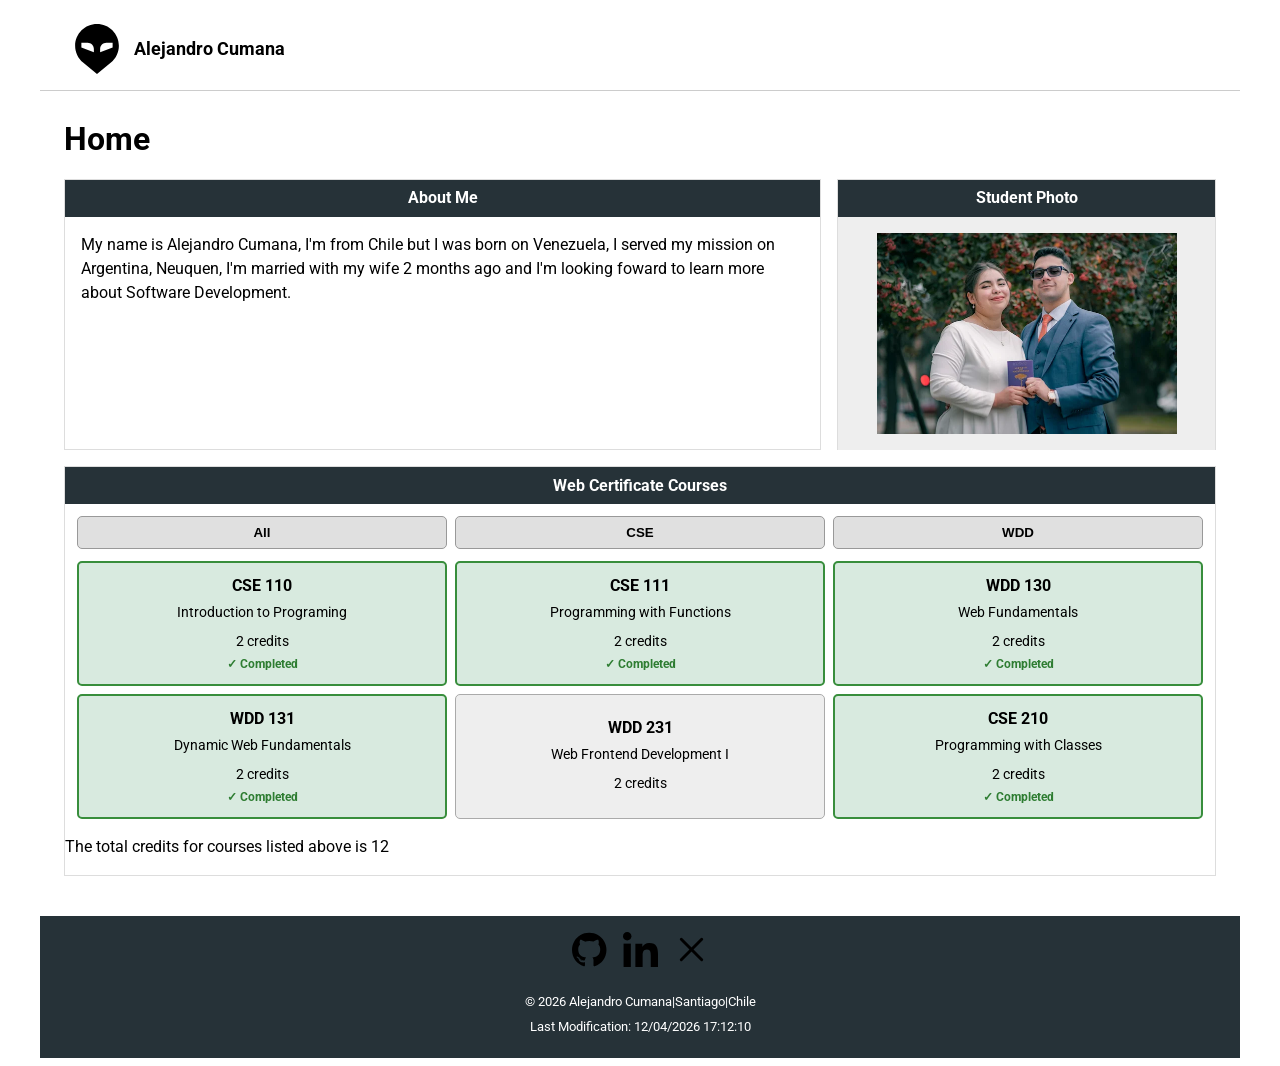
<file: index.html>
<!DOCTYPE html>
<html lang="en">
<head>
    <meta charset="UTF-8">
    <meta name="viewport" content="width=device-width, initial-scale=1.0">
    <title>Alejandro Cumana | WDD231</title>
    <meta name="description" content="Week 1 Assignment Course Home Page, aplying html tools, css and java script.">
    <meta name="author" content="Alejandro Cumana">
    <link rel="stylesheet" href="styles/small.css">
    <link rel="stylesheet" href="styles/large.css">
    <script src="scripts/navigation.js" defer></script>
    <script src="scripts/date.js" defer></script>
    <script src="scripts/courses.js" defer></script>
    <link rel="preconnect" href="https://fonts.googleapis.com">
    <link rel="preconnect" href="https://fonts.gstatic.com" crossorigin>
    <link href="https://fonts.googleapis.com/css2?family=Roboto:ital,wght@0,100..900;1,100..900&display=swap" rel="stylesheet">
</head>
<body>
    <header>
        <div class="profile">
            <img src="images/alien.svg" alt="Alien Icon">
            <span>Alejandro Cumana</span>
        <button type="button" id="menuButton">☰</button>
        </div>
        <nav id="navigation">
            <ul>
                <li><a href="index.html">Home</a></li>
                <li><a href="chamber.html">Chamber</a></li>
                <li><a href="final.html">Final</a></li>
            </ul>
        </nav>
    </header>

    <main>
        <h1>Home</h1>
        <div class="top-content">
            <section class="about">
                <h2>About Me</h2>
                <p>My name is Alejandro Cumana, I'm from Chile but I was born on Venezuela,
                I served my mission on Argentina, Neuquen, I'm married with my wife 2 months ago
                and I'm looking foward to learn more about Software Development.
                </p>
            </section>
                
            <section class="student-photo">
                <h2>Student Photo</h2>

                <div class="photo-container">
                    <img src="images/alejandro.webp" alt="wedding image">
                </div>
            </section>
        </div>

        <section class="certificate">
            <h2>Web Certificate Courses</h2>

            <div class="course-filters">
                <button type="button" id="allButton" class="filter">All</button>
                <button type="button" id="cseButton" class="filter">CSE</button>
                <button type="button" id="wddButton" class="filter">WDD</button>
            </div>

            <div id="courseContainer" class="courses"></div>

            <p>
                The total credits for courses listed above is
                <span id="totalCredits">0</span>
            </p>
        </section>
    </main>

    <footer>
        <nav class="social-links">
            <ul>
                <li><a href="https://github.com"><img src="images/github.svg" alt="github icon"></a></li>
                <li><a href="https://cl.linkedin.com"><img src="images/linkedin.svg" alt="linkedin icon"></a></li>
                <li><a href="https://x.com"><img src="images/twitter-x.svg" alt="x icon"></a></li>
            </ul>
        </nav>

        <p>&copy; <span id="currentyear"></span>
            Alejandro Cumana|Santiago|Chile
        </p>
        <p id="lastModified"></p>

    </footer>
</body>
</html>
</file>
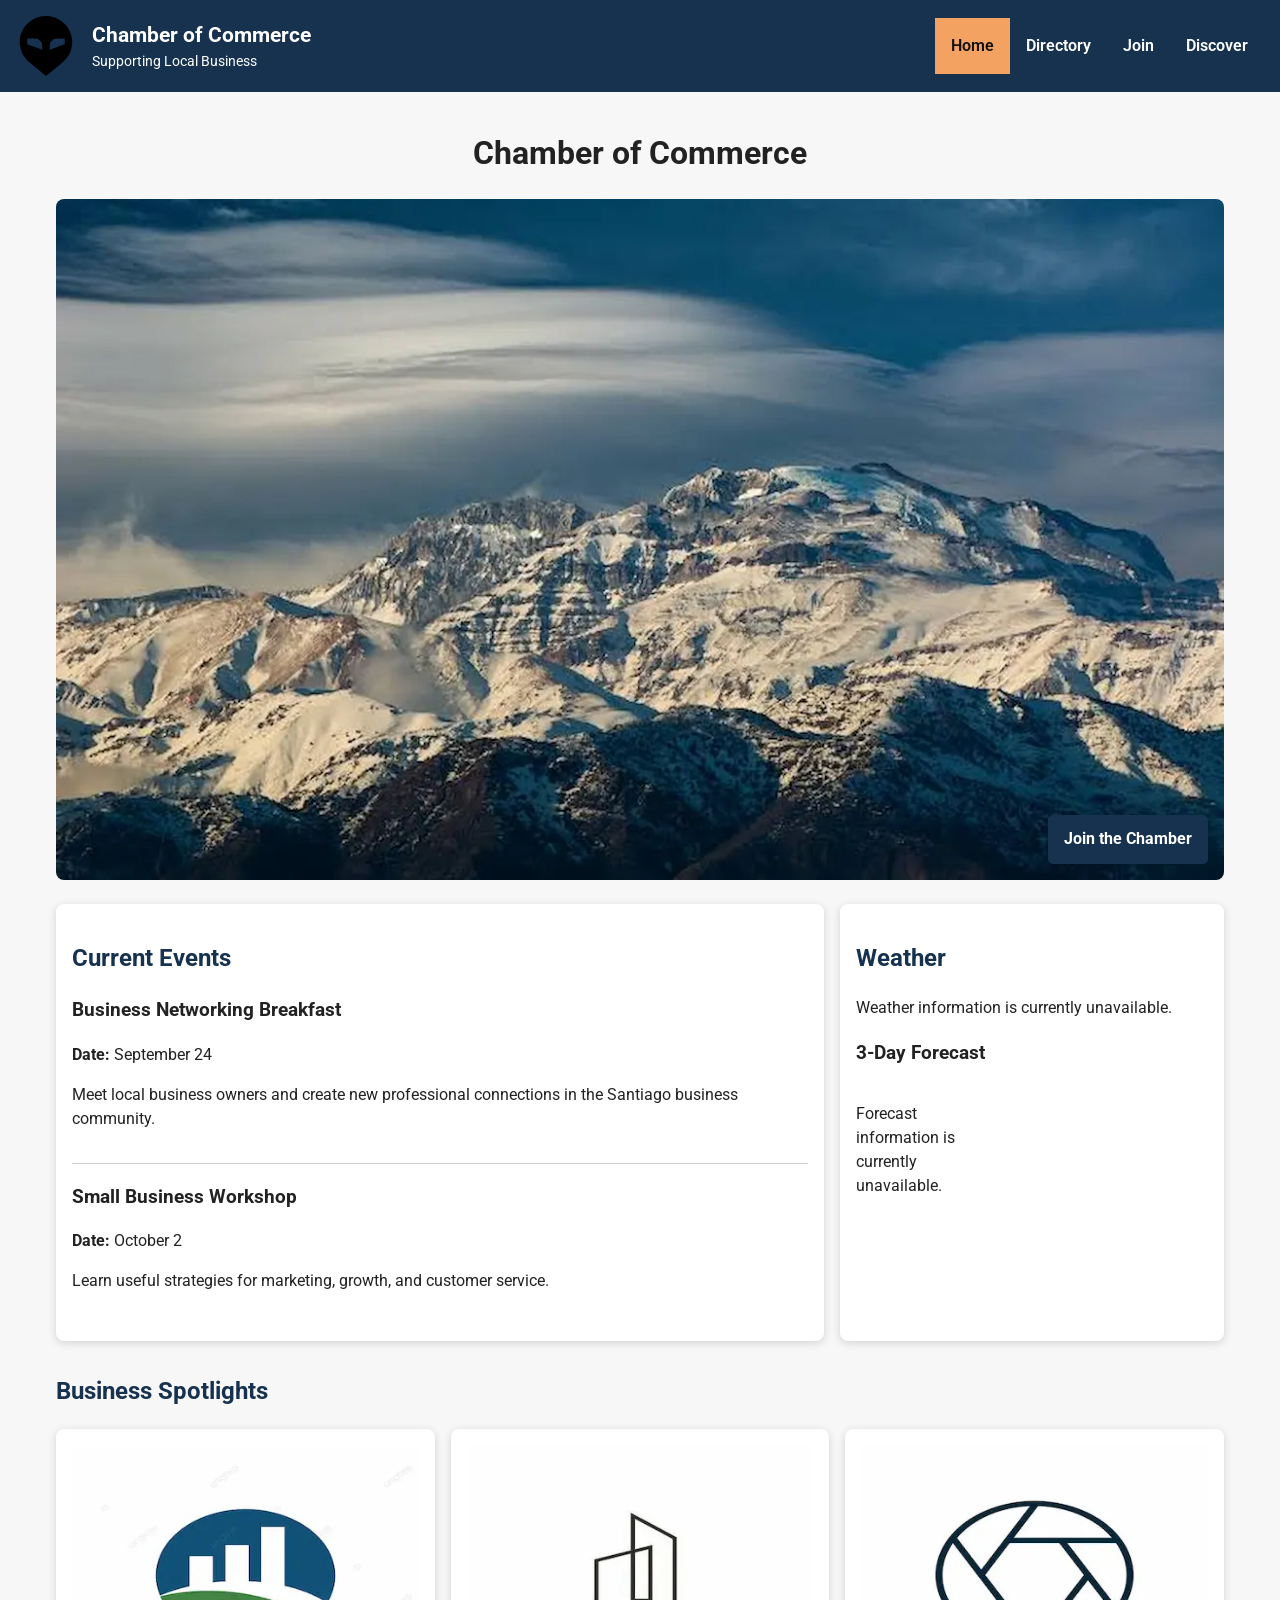
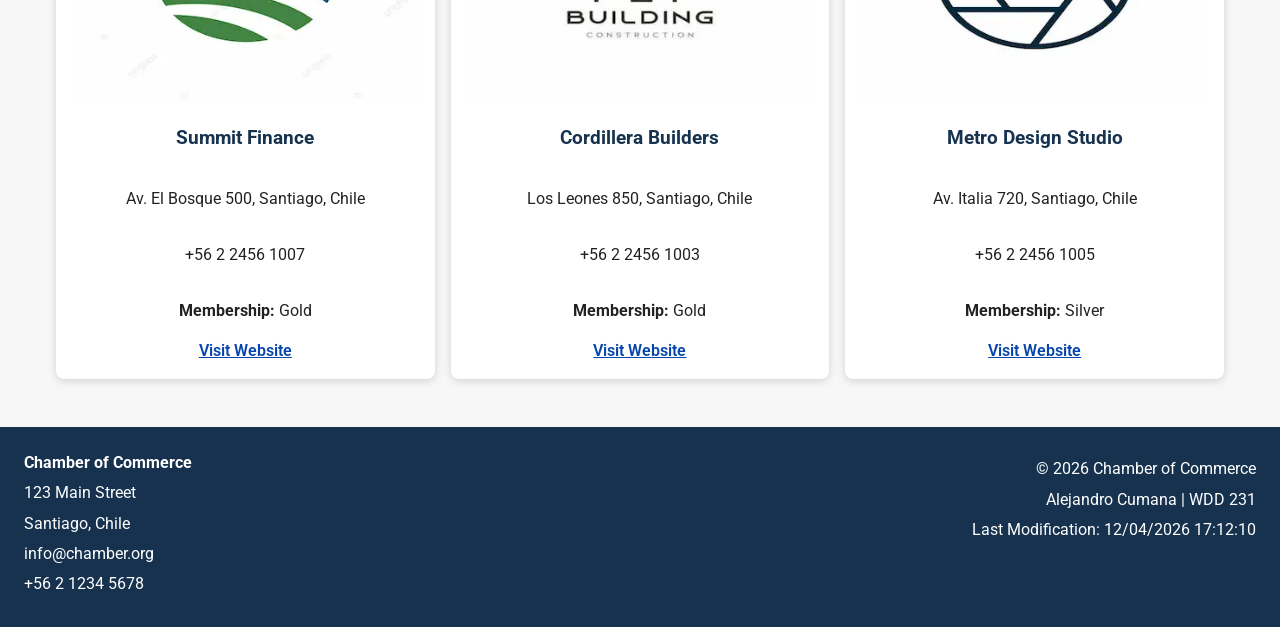
<file: chamber/index.html>
<!DOCTYPE html>
<html lang="en">

<head>
    <meta charset="UTF-8">
    <meta name="viewport" content="width=device-width, initial-scale=1.0">
    <title>Chamber of Commerce | Home</title>
    <meta name="description" content="Chamber of Commerce connects local businesses, promotes economic growth, and supports the business community.">
    <meta name="author" content="Alejandro Cumana">
    <link rel="icon" href="images/favicon.ico" type="image/x-icon">
    <meta property="og:title" content="Chamber of Commerce">
    <meta property="og:description"
        content="Discover events, weather, local businesses, and opportunities with the Chamber of Commerce.">
    <meta property="og:image"
        content="https://TheRAlex.github.io/wdd231/chamber/images/hero.webp">
    <meta property="og:url"
        content="https://TheRAlex.github.io/wdd231/chamber/">
    <meta property="og:type" content="website">
    <link rel="preconnect" href="https://fonts.googleapis.com">
    <link rel="preconnect" href="https://fonts.gstatic.com" crossorigin>
    <link href="https://fonts.googleapis.com/css2?family=Roboto:wght@400;600;700&display=swap"
        rel="stylesheet">
    <link rel="stylesheet" href="styles/normalize.css">
    <link rel="stylesheet" href="styles/small.css">
    <link rel="stylesheet" href="styles/larger.css">
    <script src="scripts/home.js" defer></script>
</head>

<body>

    <header>
        <div class="site-brand">
            <img src="images/alien.svg"
                alt="Chamber of Commerce logo"
                width="80"
                height="80">

            <div>
                <span class="site-name">Chamber of Commerce</span>
                <span class="site-description">Supporting Local Business</span>
            </div>
        </div>

        <button id="menuButton">☰ Menu</button>

        <nav id="navigation">
            <a href="index.html" class="active">Home</a>
            <a href="directory.html">Directory</a>
            <a href="join.html">Join</a>
            <a href="discover.html">Discover</a>
        </nav>
    </header>

    <main>

        <h1>Chamber of Commerce</h1>

        <section class="hero">
            <img src="images/hero.webp"
                alt="View of Santiago Chile and the Andes Mountains"
                width="1200"
                height="700">

            <a href="join.html" class="join-button">Join the Chamber</a>
        </section>

        <div class="home-info">

            <section class="events">
                <h2>Current Events</h2>

                <article class="event-card">
                    <h3>Business Networking Breakfast</h3>
                    <p><strong>Date:</strong> September 24</p>
                    <p>
                        Meet local business owners and create new professional
                        connections in the Santiago business community.
                    </p>
                </article>

                <article class="event-card">
                    <h3>Small Business Workshop</h3>
                    <p><strong>Date:</strong> October 2</p>
                    <p>
                        Learn useful strategies for marketing, growth, and
                        customer service.
                    </p>
                </article>
            </section>

            <section class="weather">
                <h2>Weather</h2>

                <div id="current-weather">
                    <p>Loading weather...</p>
                </div>

                <h3>3-Day Forecast</h3>

                <div id="forecast">
                    <p>Loading forecast...</p>
                </div>
            </section>

        </div>

        <section class="spotlight-section">
            <h2>Business Spotlights</h2>

            <div id="spotlights"></div>
        </section>

    </main>

    <footer>

        <div class="contact-info">
            <strong>Chamber of Commerce</strong>
            <p>123 Main Street</p>
            <p>Santiago, Chile</p>
            <p>info@chamber.org</p>
            <p>+56 2 1234 5678</p>
        </div>

        <div class="development-info">
            <p>
                &copy; <span id="currentYear"></span>
                Chamber of Commerce
            </p>

            <p>Alejandro Cumana | WDD 231</p>

            <p>
                Last Modification:
                <span id="lastModified"></span>
            </p>
        </div>

    </footer>

</body>

</html>
</file>
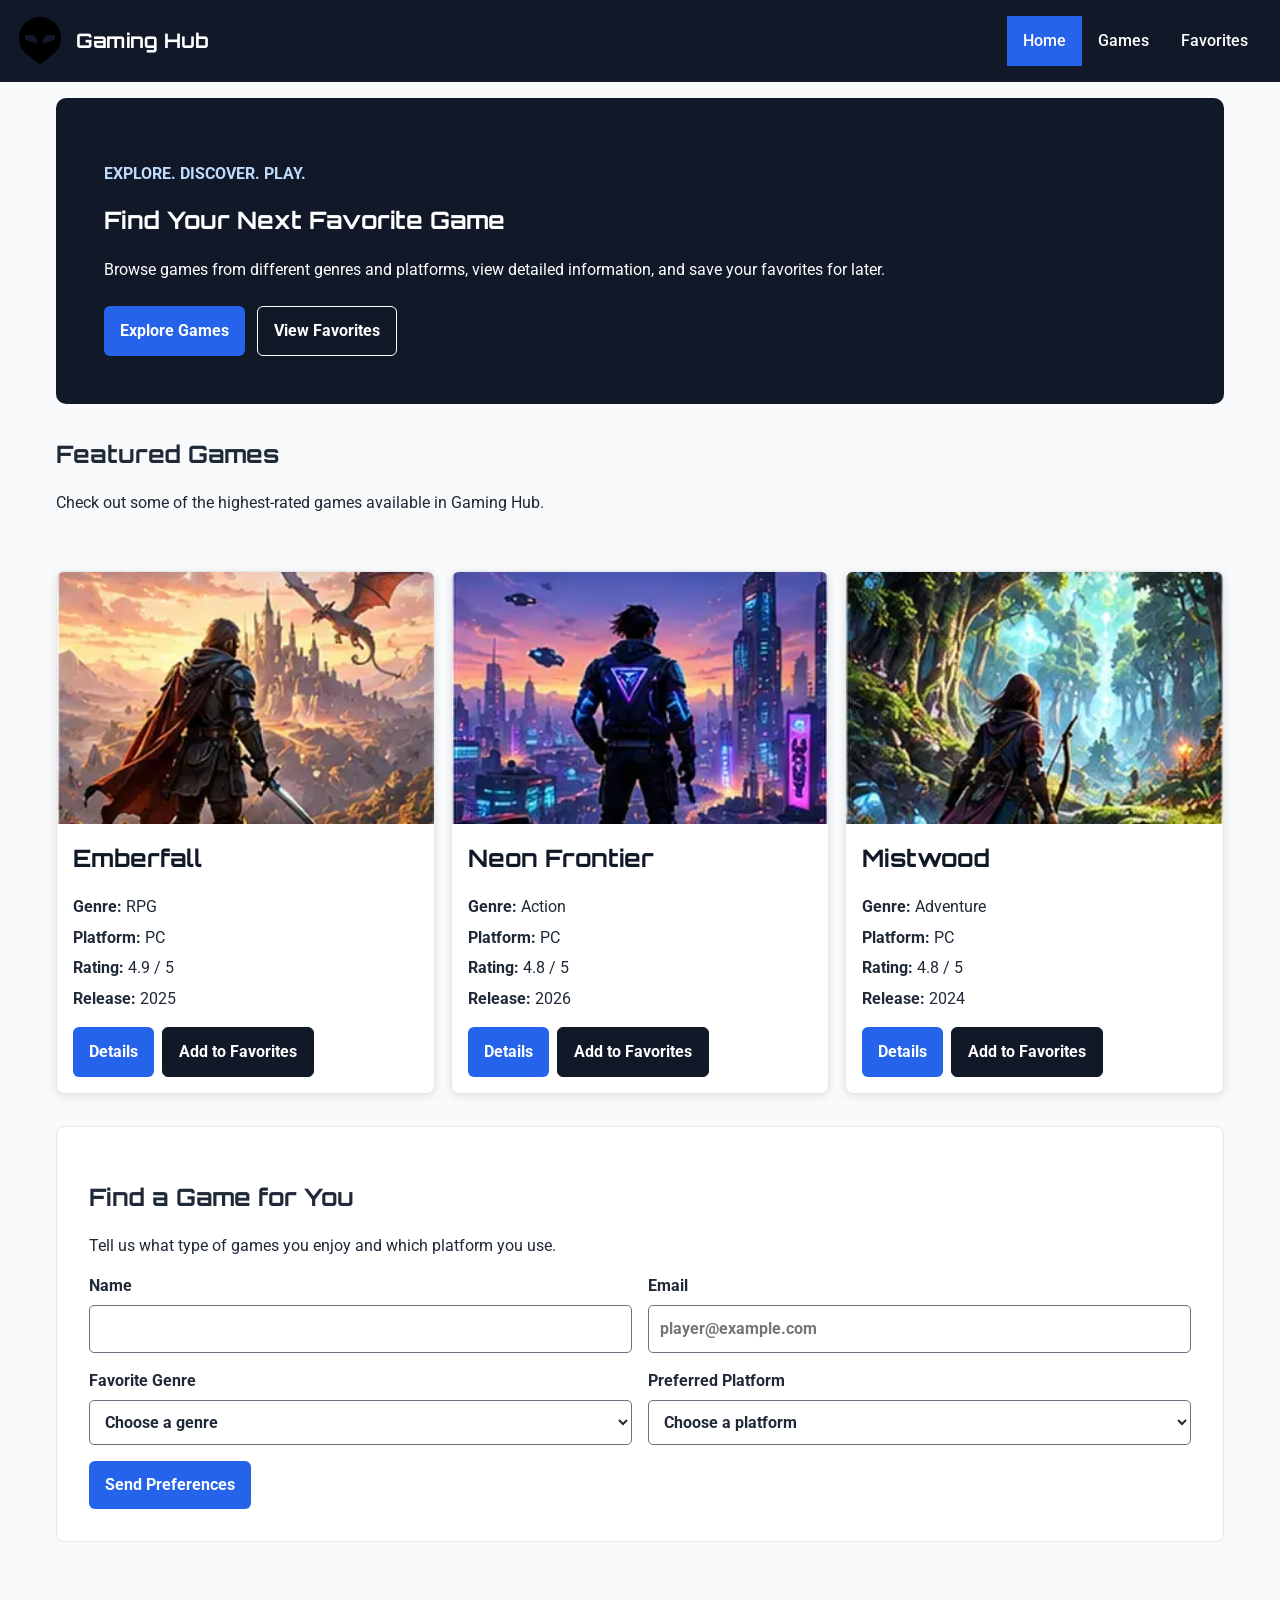
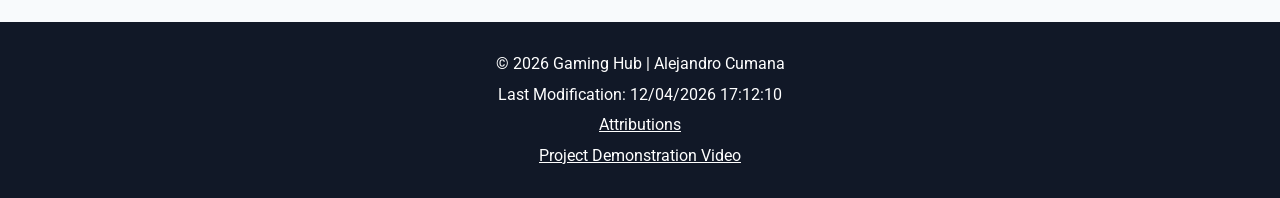
<file: finalproject/index.html>
<!DOCTYPE html>
<html lang="en">

<head>
    <meta charset="UTF-8">
    <meta name="viewport" content="width=device-width, initial-scale=1.0">

    <title>Gaming Hub | Discover Your Next Game</title>

    <meta name="description"
        content="Discover featured video games, explore popular genres, and find your next favorite game with Gaming Hub.">

    <meta name="author" content="Alejandro Cumana">

    <link rel="icon" href="images/favicon.svg" type="image/svg+xml">

    <meta property="og:title" content="Gaming Hub">
    <meta property="og:description"
        content="Discover games, explore genres, and save your favorite titles with Gaming Hub.">
    <meta property="og:image"
        content="https://theralex.github.io/wdd231/finalproject/images/neon-frontier.webp">
    <meta property="og:url"
        content="https://theralex.github.io/wdd231/finalproject/">
    <meta property="og:type" content="website">

    <link rel="preconnect" href="https://fonts.googleapis.com">
    <link rel="preconnect" href="https://fonts.gstatic.com" crossorigin>

    <link href="https://fonts.googleapis.com/css2?family=Orbitron:wght@500;700&family=Roboto:wght@400;500;700&display=swap"
        rel="stylesheet">

    <link rel="stylesheet" href="styles/small.css">
    <link rel="stylesheet" href="styles/larger.css">

    <script src="scripts/home.js" type="module"></script>
</head>

<body>

    <header>
        <div class="site-brand">
            <img src="images/alien.svg"
                alt="Gaming Hub logo"
                width="48"
                height="48">

            <span class="site-name">Gaming Hub</span>
        </div>

        <button id="menu-button" type="button">☰ Menu</button>

        <nav id="navigation">
            <a href="index.html" class="active">Home</a>
            <a href="games.html">Games</a>
            <a href="favorites.html">Favorites</a>
        </nav>
    </header>

    <main>

        <section class="hero">
            <p class="hero-label">Explore. Discover. Play.</p>

            <h1>Find Your Next Favorite Game</h1>

            <p>
                Browse games from different genres and platforms,
                view detailed information, and save your favorites
                for later.
            </p>

            <div class="hero-actions">
                <a href="games.html" class="button-link">
                    Explore Games
                </a>

                <a href="favorites.html"
                    class="button-link secondary-link">
                    View Favorites
                </a>
            </div>
        </section>

        <section class="featured-section">
            <h2>Featured Games</h2>

            <p>
                Check out some of the highest-rated games available
                in Gaming Hub.
            </p>

            <p id="featured-status" class="status-message">
                Loading featured games...
            </p>

            <div id="featured-games"
                class="featured-grid">
            </div>
        </section>

        <section class="recommendation-section">

            <div>
                <h2>Find a Game for You</h2>

                <p>
                    Tell us what type of games you enjoy and which
                    platform you use.
                </p>
            </div>

            <form method="get"
                action="form-action.html"
                class="recommendation-form">

                <label>
                    Name
                    <input type="text"
                        name="name"
                        autocomplete="name"
                        required>
                </label>

                <label>
                    Email
                    <input type="email"
                        name="email"
                        autocomplete="email"
                        placeholder="player@example.com"
                        required>
                </label>

                <label>
                    Favorite Genre
                    <select name="genre" required>
                        <option value="" selected disabled>
                            Choose a genre
                        </option>
                        <option value="Action">Action</option>
                        <option value="Adventure">Adventure</option>
                        <option value="RPG">RPG</option>
                        <option value="Sports">Sports</option>
                        <option value="Strategy">Strategy</option>
                        <option value="Racing">Racing</option>
                        <option value="Simulation">Simulation</option>
                        <option value="Horror">Horror</option>
                    </select>
                </label>

                <label>
                    Preferred Platform
                    <select name="platform" required>
                        <option value="" selected disabled>
                            Choose a platform
                        </option>
                        <option value="PC">PC</option>
                        <option value="PlayStation">PlayStation</option>
                        <option value="Xbox">Xbox</option>
                        <option value="Nintendo Switch">
                            Nintendo Switch
                        </option>
                    </select>
                </label>

                <input type="submit"
                    value="Send Preferences"
                    class="submit-button">

            </form>
        </section>

        <dialog id="game-dialog">

            <h2 id="dialog-title"></h2>

            <p id="dialog-description"></p>

            <p>
                <strong>Genre:</strong>
                <span id="dialog-genre"></span>
            </p>

            <p>
                <strong>Platform:</strong>
                <span id="dialog-platform"></span>
            </p>

            <p>
                <strong>Rating:</strong>
                <span id="dialog-rating"></span>
            </p>

            <p>
                <strong>Release Year:</strong>
                <span id="dialog-year"></span>
            </p>

            <button id="close-dialog"
                type="button"
                class="action-button">
                Close
            </button>

        </dialog>

    </main>

    <footer>

        <p>
            &copy; <span id="current-year"></span>
            Gaming Hub | Alejandro Cumana
        </p>

        <p>
            Last Modification:
            <span id="last-modified"></span>
        </p>

        <p>
            <a href="attributions.html">Attributions</a>
        </p>

        <p>
            <!-- Replace this URL before submission -->
            <a href="https://example.com"
                target="_blank"
                rel="noopener">
                Project Demonstration Video
            </a>
        </p>

    </footer>

</body>
</html>
</file>
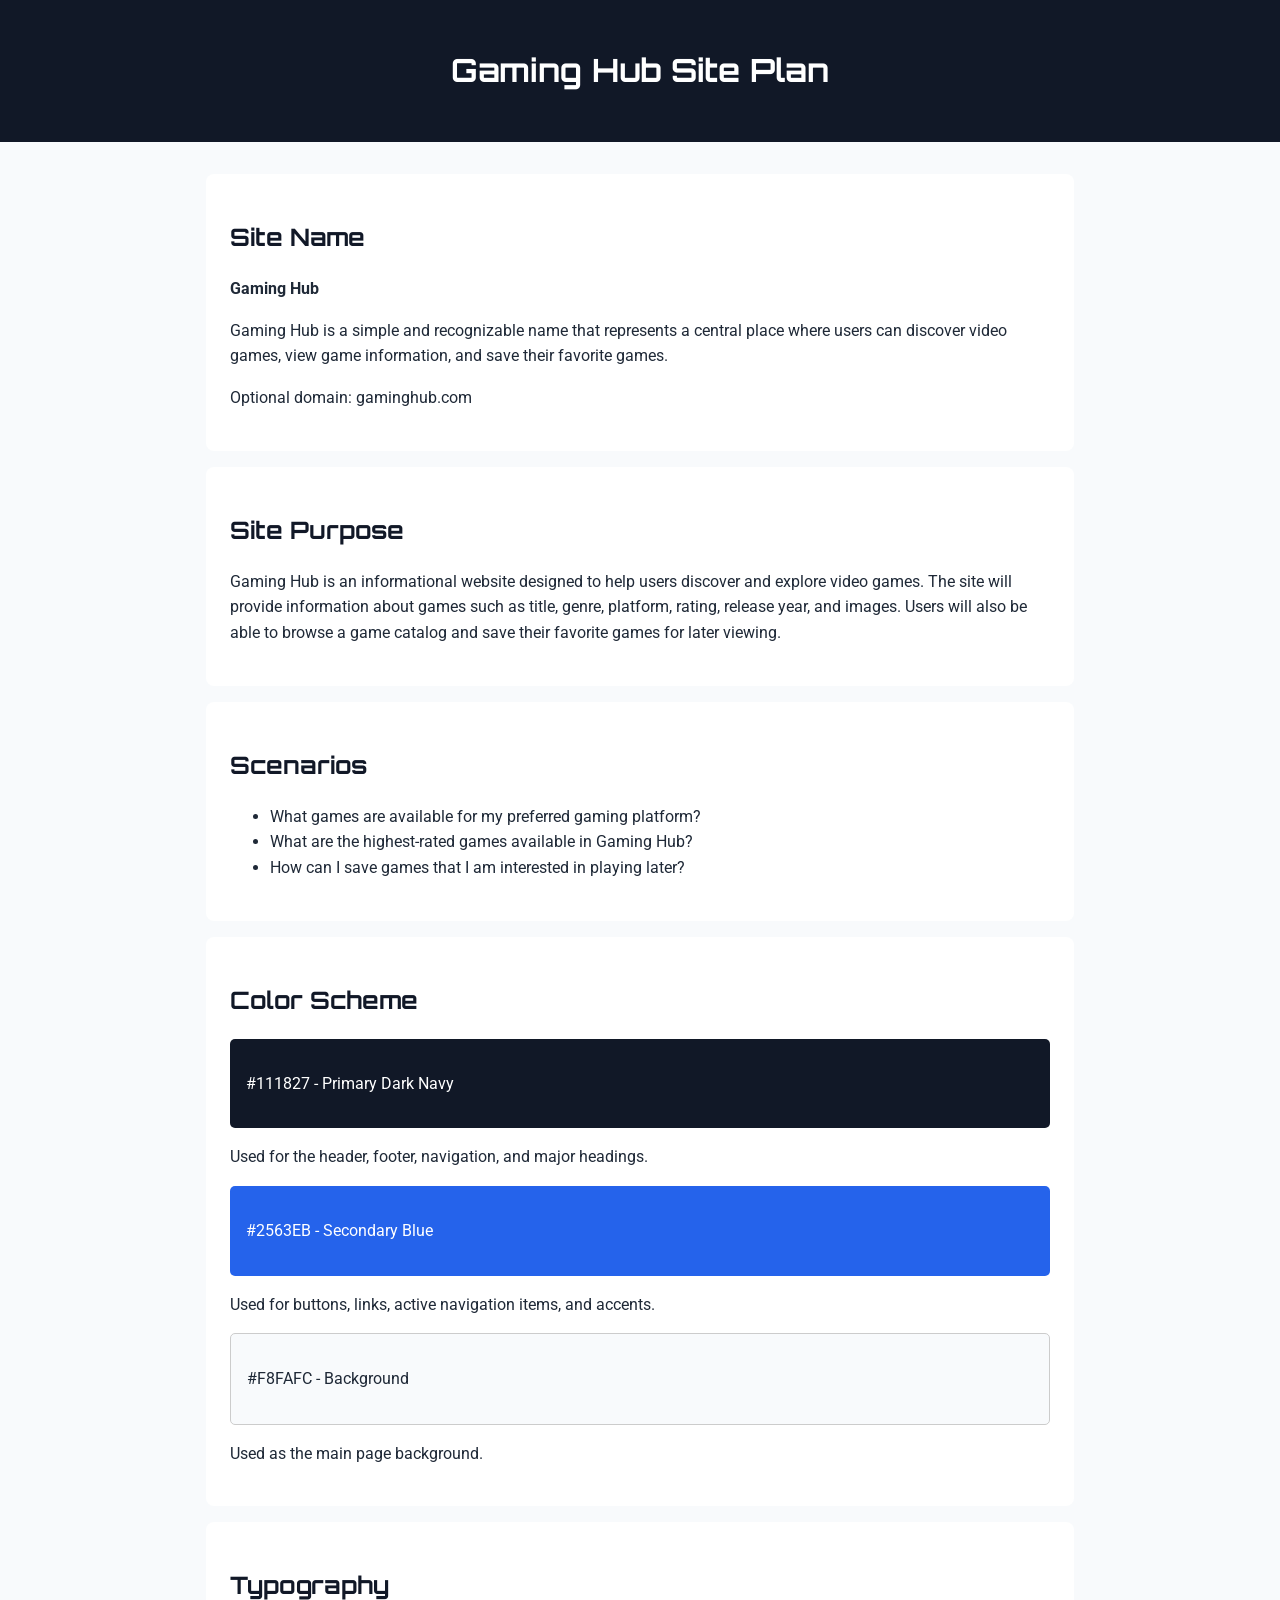
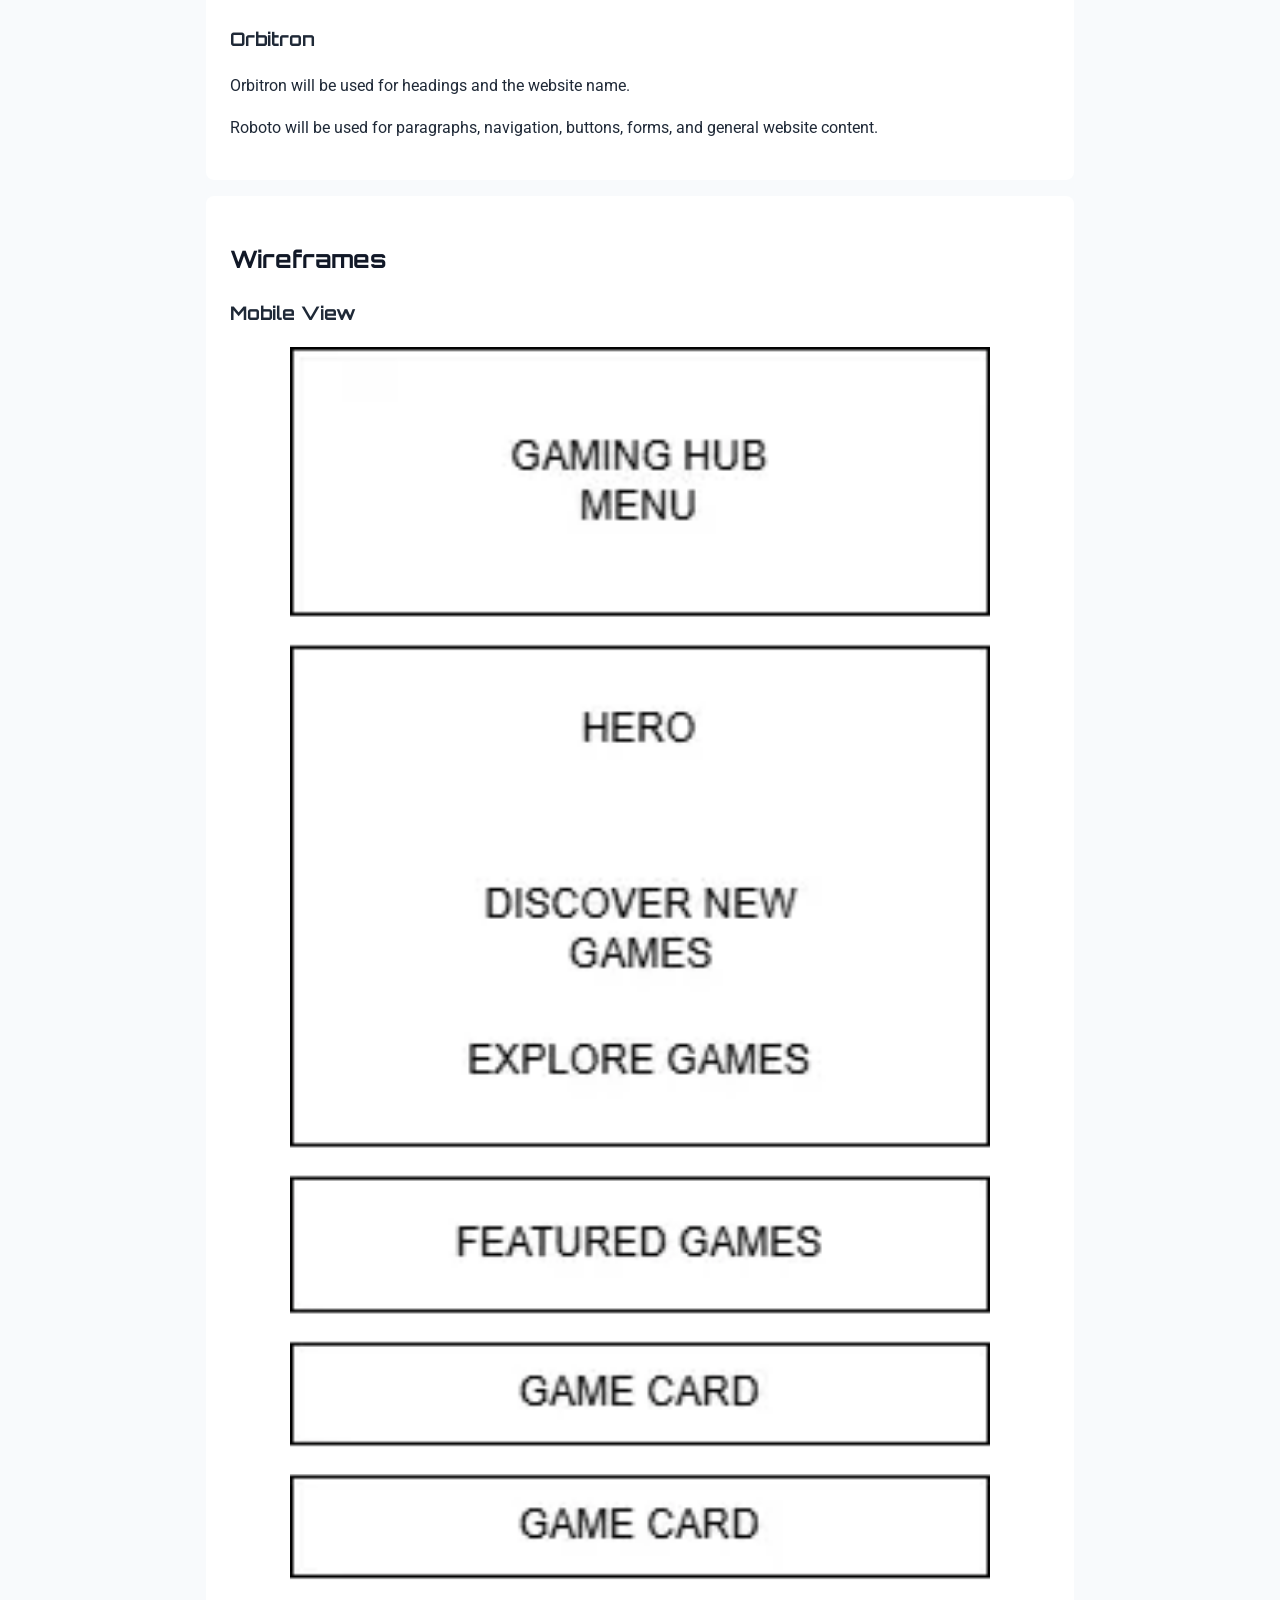
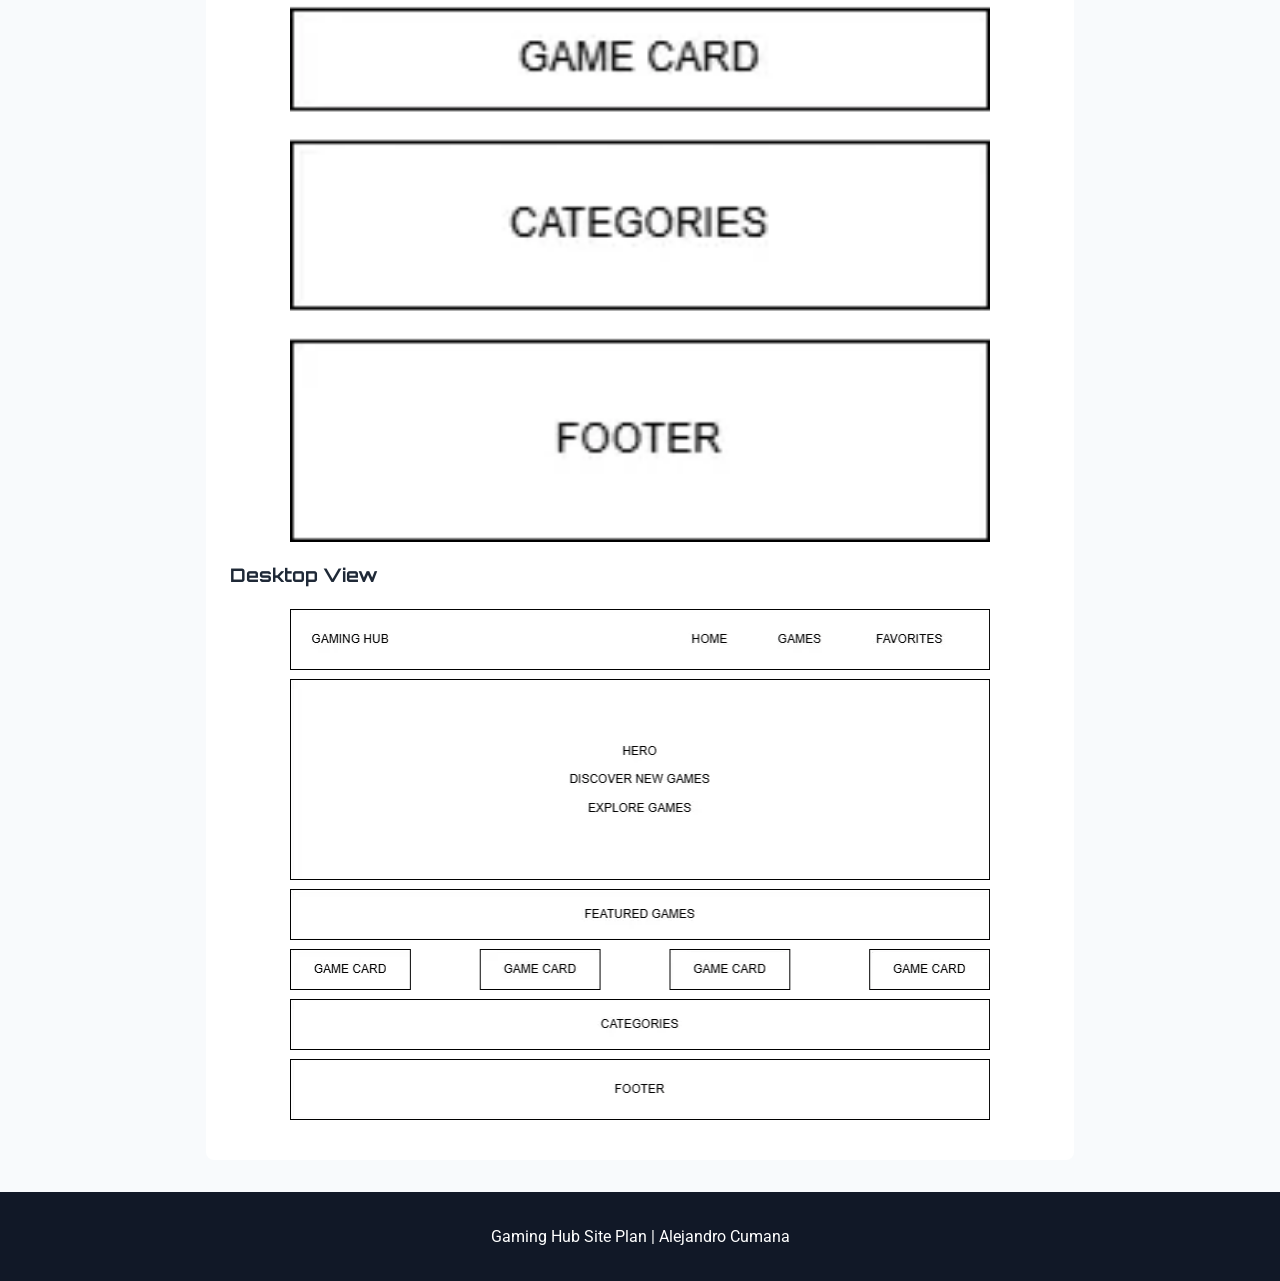
<file: siteplan.html>
<!DOCTYPE html>
<html lang="en">

<head>
    <meta charset="UTF-8">
    <meta name="viewport" content="width=device-width, initial-scale=1.0">
    <title>Gaming Hub | Site Plan</title>
    <meta name="description" content="Site plan for the Gaming Hub individual website project.">
    <meta name="author" content="Alejandro Cumana">
    <link rel="preconnect" href="https://fonts.googleapis.com">
    <link rel="preconnect" href="https://fonts.gstatic.com" crossorigin>
    <link href="https://fonts.googleapis.com/css2?family=Orbitron:wght@500;700&family=Roboto:wght@400;500;700&display=swap"
        rel="stylesheet">
    <link rel="stylesheet" href="styles/siteplan.css">
</head>

<body>

    <header>
        <h1>Gaming Hub Site Plan</h1>
    </header>

    <main>

        <section>
            <h2>Site Name</h2>

            <p><strong>Gaming Hub</strong></p>

            <p>
                Gaming Hub is a simple and recognizable name that
                represents a central place where users can discover
                video games, view game information, and save their
                favorite games.
            </p>

            <p>
                Optional domain: gaminghub.com
            </p>
        </section>

        <section>
            <h2>Site Purpose</h2>

            <p>
                Gaming Hub is an informational website designed to
                help users discover and explore video games. The site
                will provide information about games such as title,
                genre, platform, rating, release year, and images.
                Users will also be able to browse a game catalog and
                save their favorite games for later viewing.
            </p>
        </section>

        <section>
            <h2>Scenarios</h2>

            <ul>
                <li>
                    What games are available for my preferred gaming
                    platform?
                </li>

                <li>
                    What are the highest-rated games available in
                    Gaming Hub?
                </li>

                <li>
                    How can I save games that I am interested in
                    playing later?
                </li>
            </ul>
        </section>

        <section>
            <h2>Color Scheme</h2>

            <div class="color-example primary">
                <p>#111827 - Primary Dark Navy</p>
            </div>

            <p>
                Used for the header, footer, navigation, and major
                headings.
            </p>

            <div class="color-example secondary">
                <p>#2563EB - Secondary Blue</p>
            </div>

            <p>
                Used for buttons, links, active navigation items,
                and accents.
            </p>

            <div class="color-example background">
                <p>#F8FAFC - Background</p>
            </div>

            <p>
                Used as the main page background.
            </p>
        </section>

        <section>
            <h2>Typography</h2>

            <h3 class="orbitron-example">
                Orbitron
            </h3>

            <p>
                Orbitron will be used for headings and the website
                name.
            </p>

            <p class="roboto-example">
                Roboto will be used for paragraphs, navigation,
                buttons, forms, and general website content.
            </p>
        </section>

        <section>
            <h2>Wireframes</h2>

            <h3>Mobile View</h3>

            <img src="images/wireframe-mobile.webp"
                alt="Gaming Hub mobile home page wireframe">

            <h3>Desktop View</h3>

            <img src="images/wireframe-desktop.webp"
                alt="Gaming Hub desktop home page wireframe">

        </section>

    </main>

    <footer>
        <p>Gaming Hub Site Plan | Alejandro Cumana</p>
    </footer>

</body>

</html>
</file>
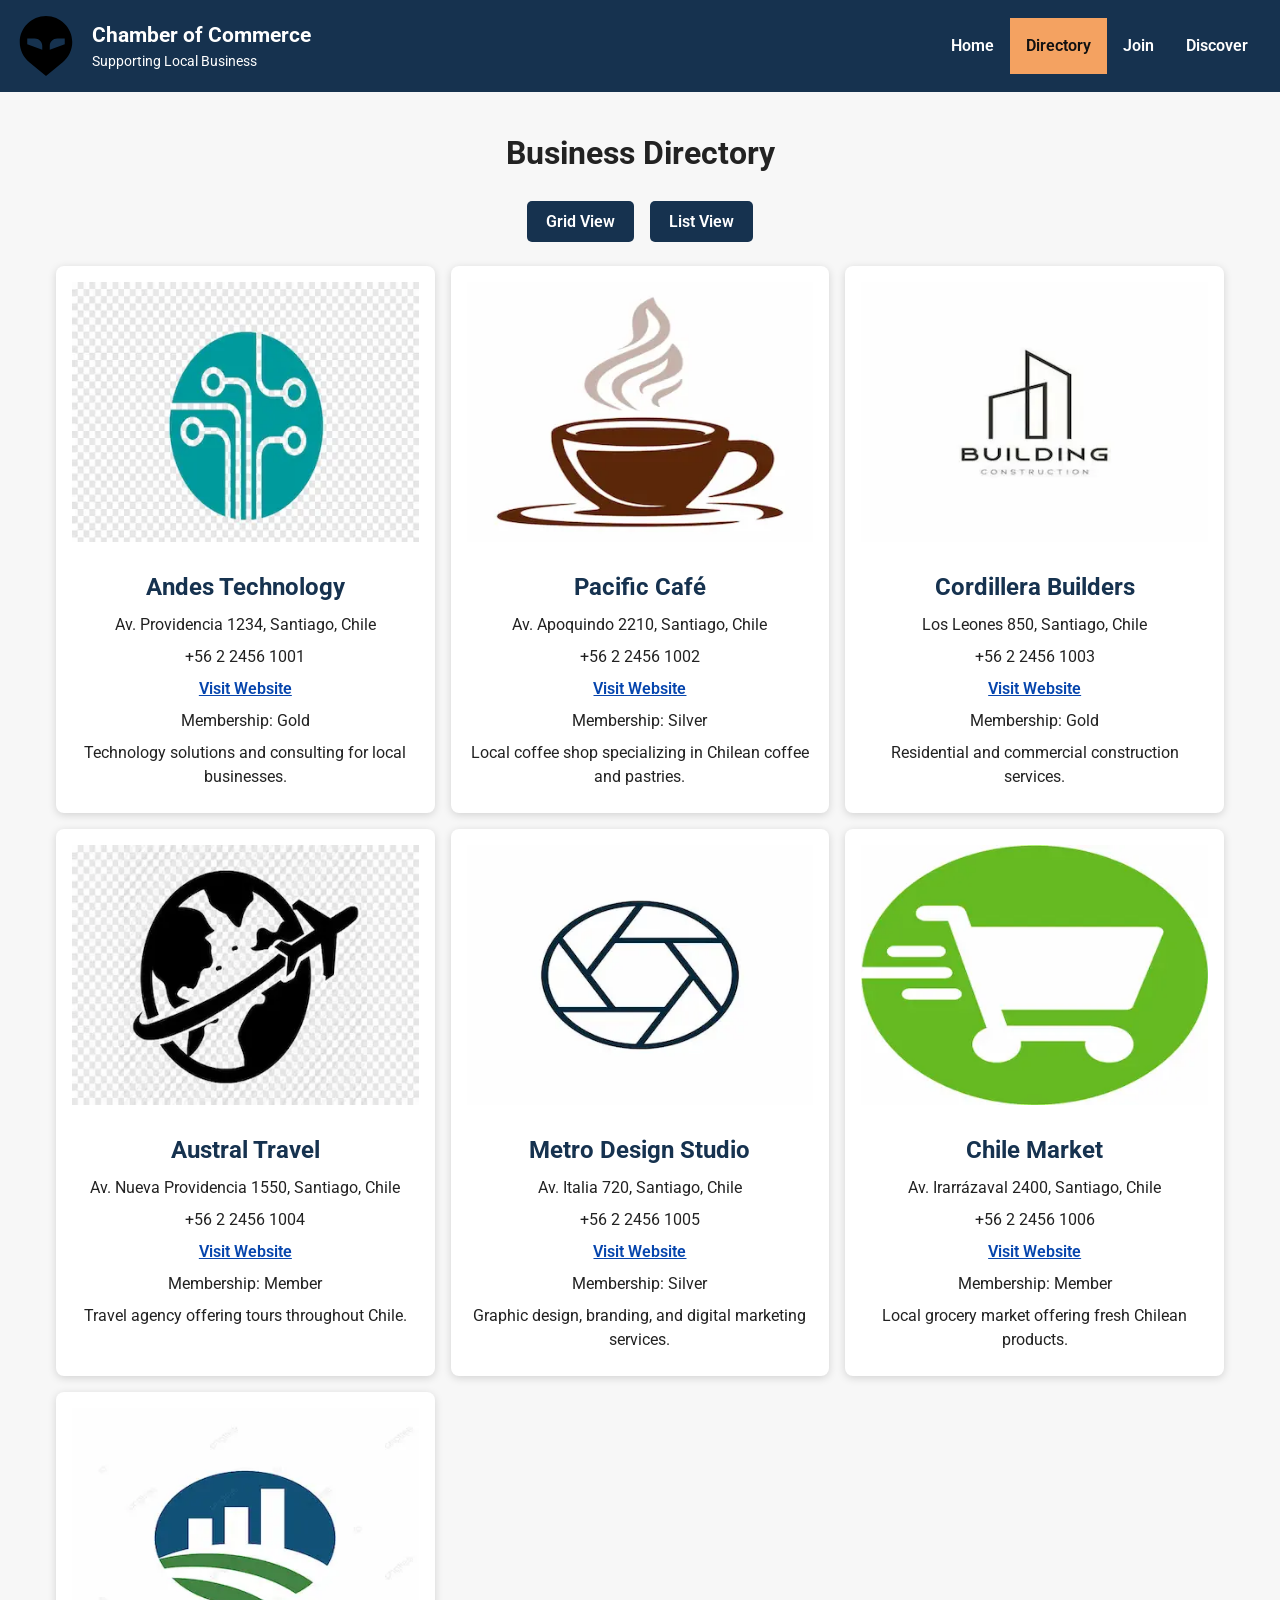
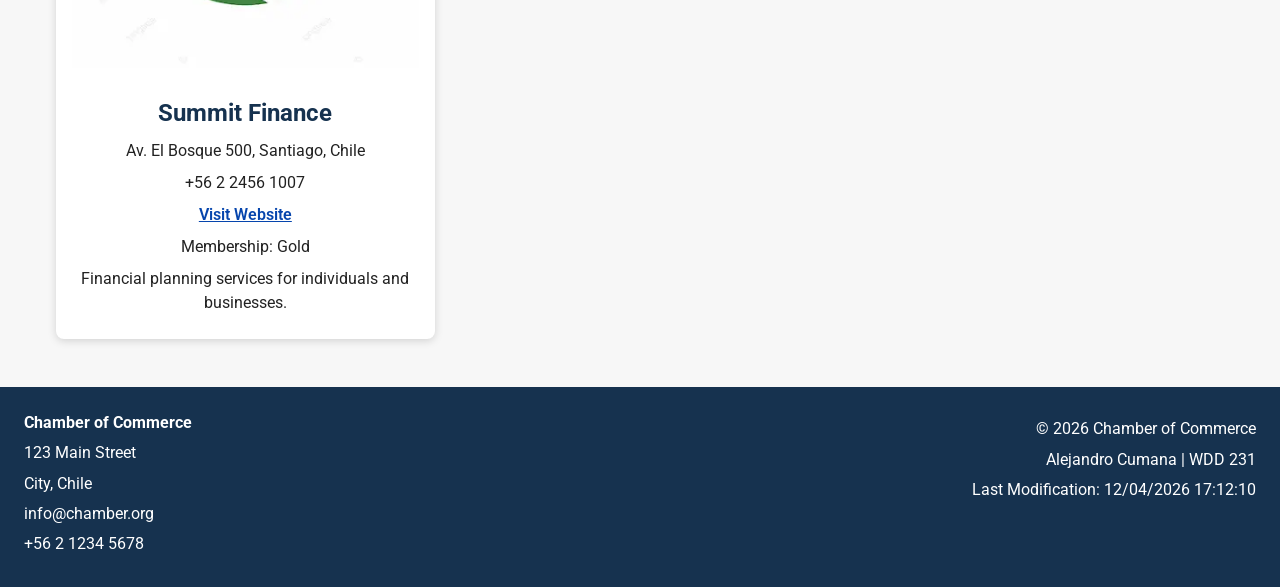
<file: chamber/directory.html>
<!DOCTYPE html>
<html lang="en">
<head>
    <meta charset="UTF-8">
    <meta name="viewport" content="width=device-width, initial-scale=1.0">
    <title>Chammber of Commerce | Business Directory</title>
    <meta name="description" content="Explore Local Business in our Chamber of commerce in our bussiness comunity">
    <meta name="author" content="Alejandro Cumana">
    <link rel="icon" href="images/favicon.ico" type="image/ico">
    <meta property="og:title" content="Chamber of Commerce Business Directory">
    <meta
        property="og:description"
        content="Explore Local Business in our Chamber of commerce in our bussiness comunity."
    >
    <meta
        property="og:image"
        content="https://TheRAlex.github.io/wdd231/chamber/images/alien.svg"
    >
    <meta
        property="og:url"
        content="https://TheRAlex.github.io/wdd231/chamber/directory.html"
    >
    <meta property="og:type" content="website">
    <link rel="preconnect" href="https://fonts.googleapis.com">
    <link rel="preconnect" href="https://fonts.gstatic.com" crossorigin>
    <link href="https://fonts.googleapis.com/css2?family=Roboto:wght@400;600;700&display=swap"
        rel="stylesheet">
    <link rel="stylesheet" href="styles/normalize.css">
    <link rel="stylesheet" href="styles/small.css">
    <link rel="stylesheet" href="styles/larger.css">
    <script src="scripts/directory.js" defer></script>
</head>
<body>

    <header>
        <div class="site-brand">
            <img src="images/alien.svg" alt="Chamber of Commerce logo" width="80" height="80">

            <div>
                <span class="site-name">Chamber of Commerce</span>
                <span class="site-description">Supporting Local Business</span>
            </div>
        </div>

        <button id="menuButton">☰ Menu</button>

        <nav id="navigation">
            <a href="index.html">Home</a>
            <a href="directory.html" class="active">Directory</a>
            <a href="join.html">Join</a>
            <a href="discover.html">Discover</a>
        </nav>
    </header>

    <main>
        <h1>Business Directory</h1>

        <div class="view-buttons">
            <button id="gridButton" type="button">
                Grid View
            </button>

            <button id="listButton" type="button">
                List View
            </button>
        </div>

        <section id="members" class="grid"></section>
    </main>

    <footer>
        <div class="contact-info">
            <strong>Chamber of Commerce</strong>
            <p>123 Main Street</p>
            <p>City, Chile</p>
            <p>info@chamber.org</p>
            <p>+56 2 1234 5678</p>
        </div>

        <div class="development-info">
            <p>
                &copy; <span id="currentYear"></span>
                Chamber of Commerce
            </p>

            <p>Alejandro Cumana | WDD 231</p>

            <p>
                Last Modification:
                <span id="lastModified"></span>
            </p>
        </div>
    </footer>

</body>

</html>
</file>
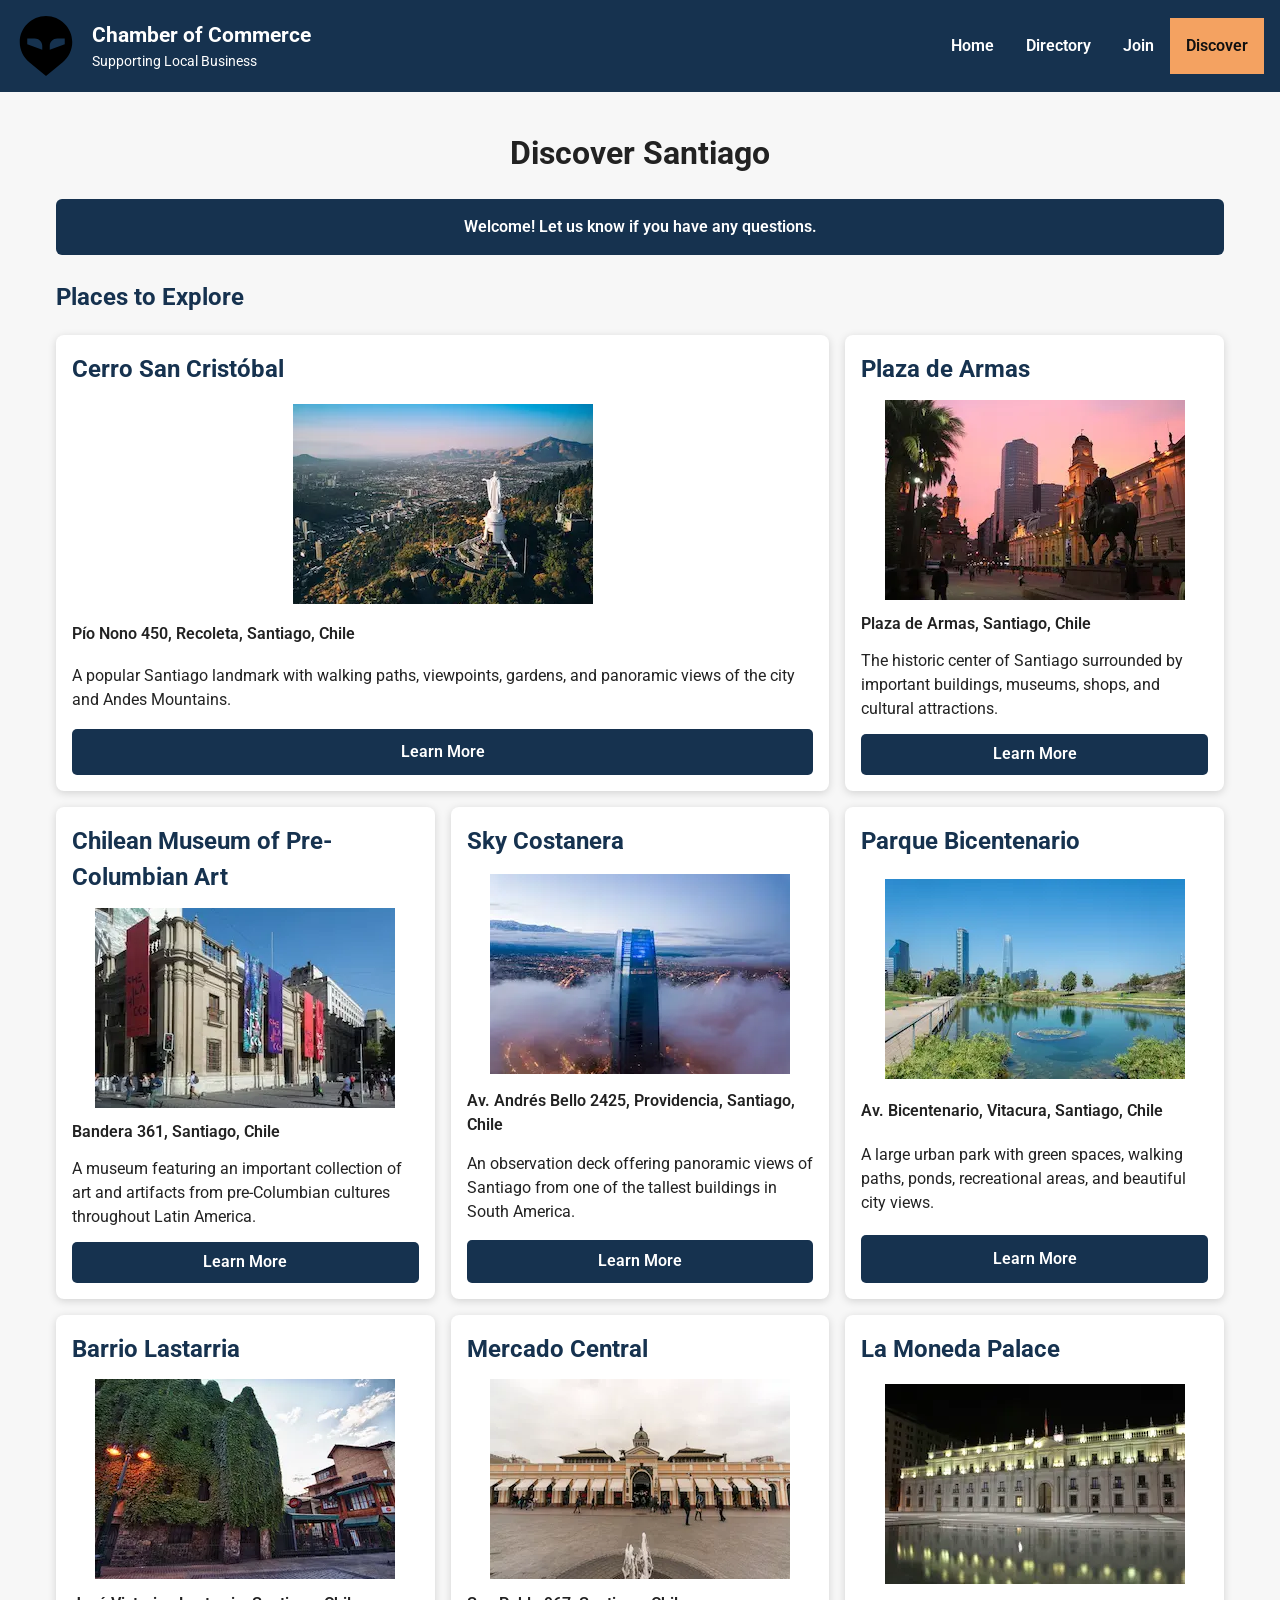
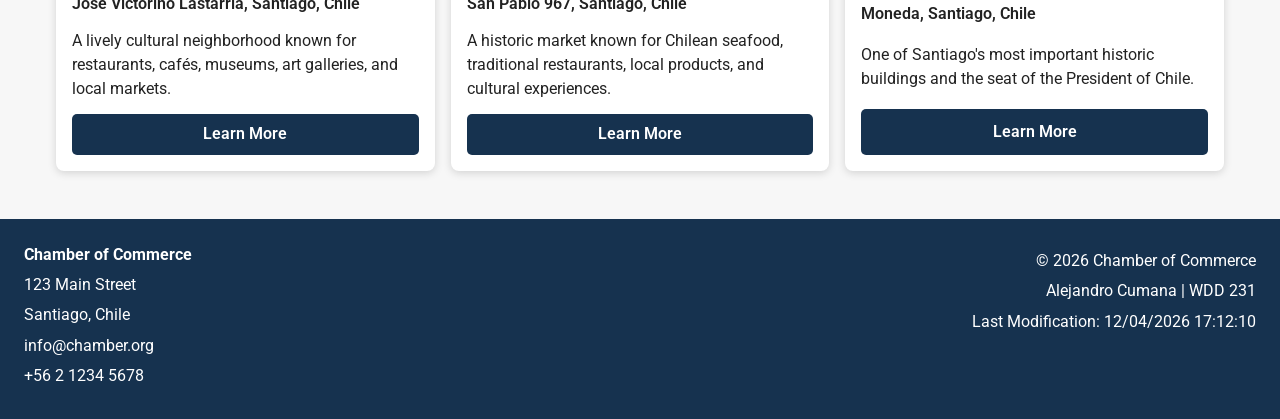
<file: chamber/discover.html>
<!DOCTYPE html>
<html lang="en">

<head>
    <meta charset="UTF-8">
    <meta name="viewport" content="width=device-width, initial-scale=1.0">
    <title>Discover Santiago | Chamber of Commerce</title>
    <meta name="description"
        content="Discover attractions, cultural destinations, parks, markets, and places of interest in Santiago, Chile.">
    <meta name="author" content="Alejandro Cumana">
    <link rel="icon" href="images/favicon.ico" type="image/x-icon">
    <meta property="og:title"
        content="Discover Santiago | Chamber of Commerce">
    <meta property="og:description"
        content="Explore attractions and places of interest in Santiago, Chile.">
    <meta property="og:image"
        content="https://TheRAlex.github.io/wdd231/chamber/images/hero.webp">
    <meta property="og:url"
        content="https://TheRAlex.github.io/wdd231/chamber/discover.html">
    <meta property="og:type" content="website">
    <link rel="preconnect" href="https://fonts.googleapis.com">
    <link rel="preconnect" href="https://fonts.gstatic.com" crossorigin>
    <link href="https://fonts.googleapis.com/css2?family=Roboto:wght@400;600;700&display=swap"
        rel="stylesheet">
    <link rel="stylesheet" href="styles/normalize.css">
    <link rel="stylesheet" href="styles/small.css">
    <link rel="stylesheet" href="styles/larger.css">
    <script src="scripts/discover.js" type="module"></script>
</head>

<body>

    <header>

        <div class="site-brand">

            <img src="images/alien.svg"
                alt="Santiago Chamber of Commerce logo"
                width="80"
                height="80">

            <div>
                <span class="site-name">
                    Chamber of Commerce
                </span>

                <span class="site-description">
                    Supporting Local Business
                </span>
            </div>

        </div>

        <button id="menuButton">☰ Menu</button>

        <nav id="navigation">
            <a href="index.html">Home</a>
            <a href="directory.html">Directory</a>
            <a href="join.html">Join</a>
            <a href="discover.html" class="active">Discover</a>
        </nav>

    </header>

    <main>

        <h1>Discover Santiago</h1>

        <div id="visit-message" class="visit-message"></div>

        <section class="discover-section">

            <h2>Places to Explore</h2>

            <div id="discover-grid" class="discover-grid">
            </div>

        </section>

    </main>

    <footer>

        <div class="contact-info">

            <strong>Chamber of Commerce</strong>

            <p>123 Main Street</p>
            <p>Santiago, Chile</p>
            <p>info@chamber.org</p>
            <p>+56 2 1234 5678</p>

        </div>

        <div class="development-info">

            <p>
                &copy;
                <span id="currentYear"></span>
                Chamber of Commerce
            </p>

            <p>Alejandro Cumana | WDD 231</p>

            <p>
                Last Modification:
                <span id="lastModified"></span>
            </p>

        </div>

    </footer>

</body>

</html>
</file>
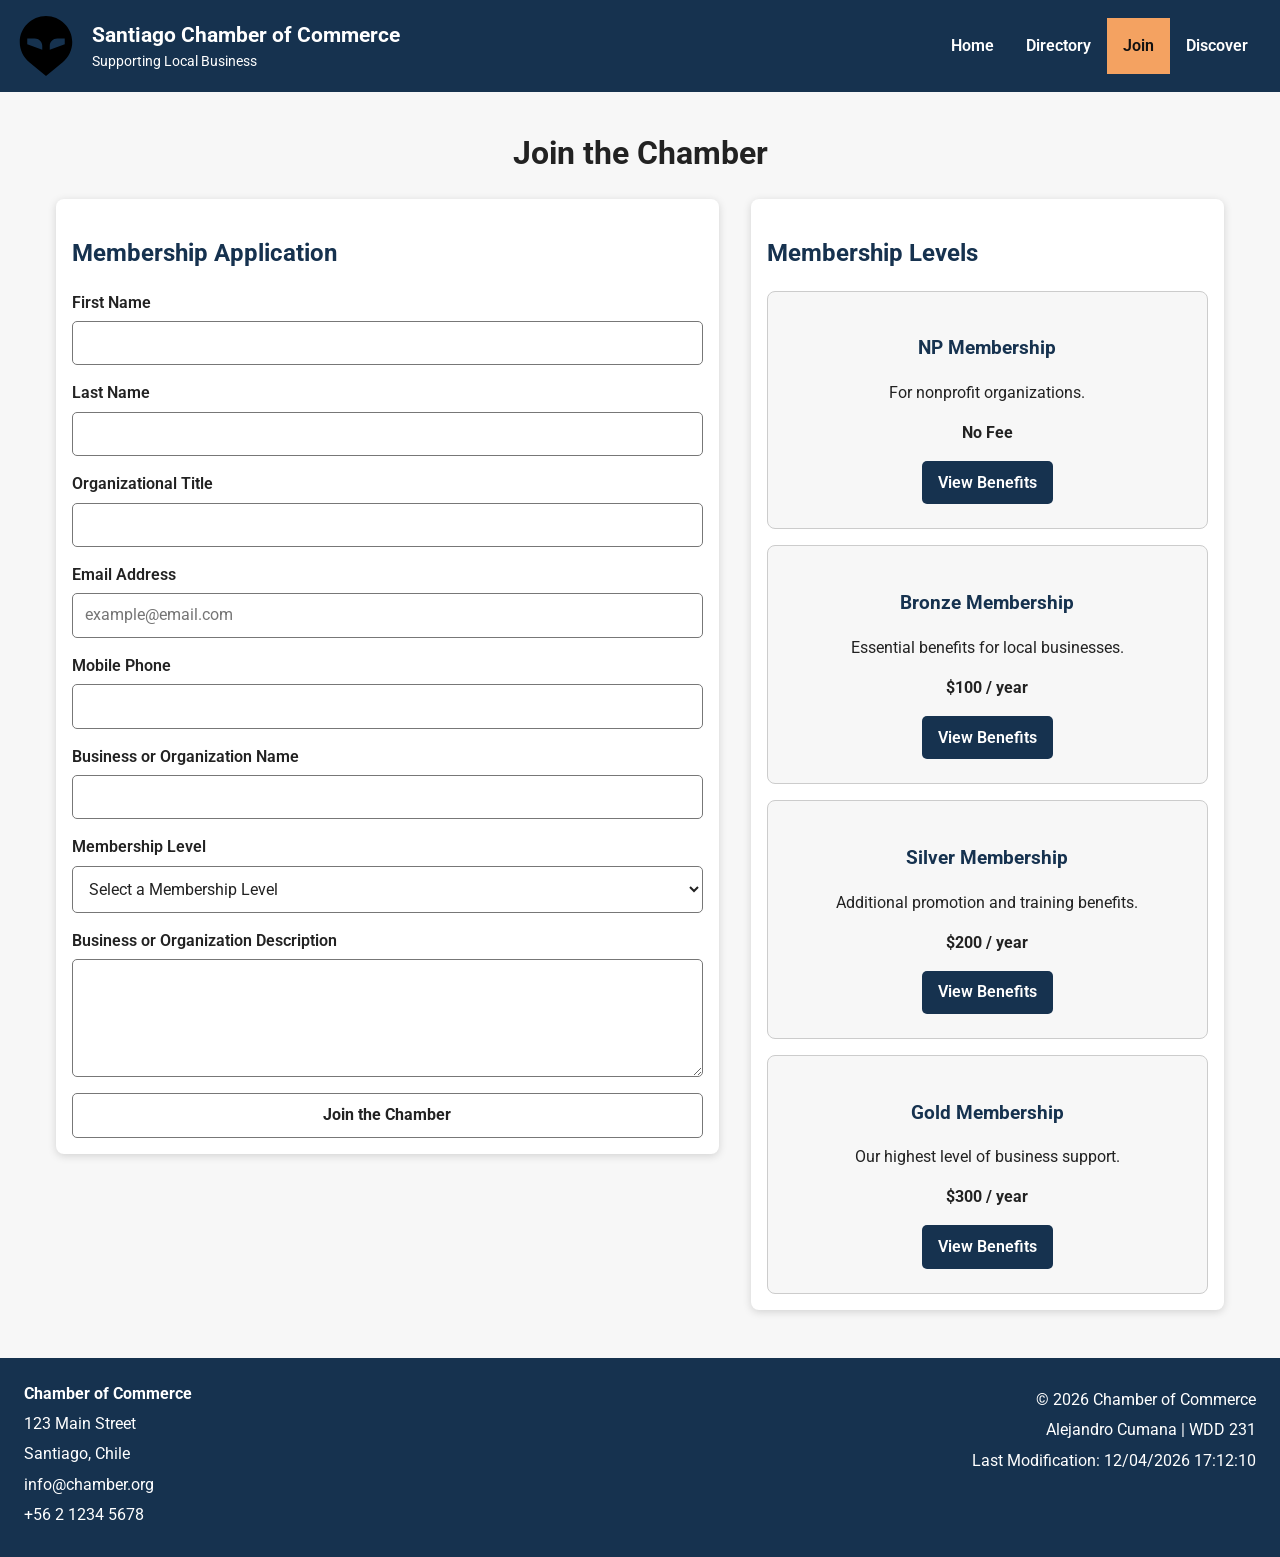
<file: chamber/join.html>
<!DOCTYPE html>
<html lang="en">

<head>
    <meta charset="UTF-8">
    <meta name="viewport" content="width=device-width, initial-scale=1.0">
    <title>Join | Chamber of Commerce</title>
    <meta name="description"
        content="Join the Chamber of Commerce and discover membership opportunities and benefits for local organizations.">
    <meta name="author" content="Alejandro Cumana">
    <link rel="icon" href="images/favicon.ico" type="image/x-icon">
    <meta property="og:title" content="Join the Chamber of Commerce">
    <meta property="og:description"
        content="Explore membership levels and join the Chamber of Commerce.">
    <meta property="og:image"
        content="https://TheRAlex.github.io/wdd231/chamber/images/hero.webp">
    <meta property="og:url"
        content="https://TheRAlex.github.io/wdd231/chamber/join.html">
    <meta property="og:type" content="website">
    <link rel="preconnect" href="https://fonts.googleapis.com">
    <link rel="preconnect" href="https://fonts.gstatic.com" crossorigin>
    <link href="https://fonts.googleapis.com/css2?family=Roboto:wght@400;600;700&display=swap"
        rel="stylesheet">
    <link rel="stylesheet" href="styles/normalize.css">
    <link rel="stylesheet" href="styles/small.css">
    <link rel="stylesheet" href="styles/larger.css">
    <script src="scripts/join.js" defer></script>
</head>

<body>

    <header>
        <div class="site-brand">

            <img src="images/alien.svg"
                alt="Chamber of Commerce logo"
                width="80"
                height="80">

            <div>
                <span class="site-name">
                    Santiago Chamber of Commerce
                </span>

                <span class="site-description">
                    Supporting Local Business
                </span>
            </div>

        </div>

        <button id="menuButton">☰ Menu</button>

        <nav id="navigation">
            <a href="index.html">Home</a>
            <a href="directory.html">Directory</a>
            <a href="join.html" class="active">Join</a>
            <a href="discover.html">Discover</a>
        </nav>
    </header>

    <main>

        <h1>Join the Chamber</h1>

        <div class="join-layout">

            <section class="application-section">

                <h2>Membership Application</h2>

                <form method="get"
                    action="thankyou.html"
                    class="join-form">

                    <label>
                        First Name
                        <input type="text"
                            id="firstName"
                            name="firstName"
                            title="Enter your first name"
                            autocomplete="given-name"
                            required>
                    </label>

                    <label>
                        Last Name
                        <input type="text"
                            id="lastName"
                            name="lastName"
                            title="Enter your last name"
                            autocomplete="family-name"
                            required>
                    </label>

                    <label>
                        Organizational Title
                        <input type="text"
                            id="organizationTitle"
                            name="organizationTitle"
                            title="Enter at least seven letters, spaces, or hyphens"
                            autocomplete="organization-title"
                            pattern="[A-Za-z -]{7,}">
                    </label>

                    <label>
                        Email Address
                        <input type="email"
                            id="email"
                            name="email"
                            title="Enter your email address"
                            autocomplete="email"
                            placeholder="example@email.com"
                            required>
                    </label>

                    <label>
                        Mobile Phone
                        <input type="tel"
                            id="phone"
                            name="phone"
                            title="Enter your mobile phone number"
                            autocomplete="tel"
                            required>
                    </label>

                    <label>
                        Business or Organization Name
                        <input type="text"
                            id="organization"
                            name="organization"
                            title="Enter the name of your organization"
                            autocomplete="organization"
                            required>
                    </label>

                    <label>
                        Membership Level
                        <select id="membership"
                            name="membership"
                            title="Select a membership level"
                            required>

                            <option value="" disabled selected>
                                Select a Membership Level
                            </option>

                            <option value="np">
                                NP Membership
                            </option>

                            <option value="bronze">
                                Bronze Membership
                            </option>

                            <option value="silver">
                                Silver Membership
                            </option>

                            <option value="gold">
                                Gold Membership
                            </option>

                        </select>
                    </label>

                    <label>
                        Business or Organization Description
                        <textarea id="description"
                            name="description"
                            title="Describe your business or organization"
                            rows="5"></textarea>
                    </label>

                    <input type="hidden"
                        name="timestamp"
                        id="timestamp">

                    <input type="submit"
                        value="Join the Chamber"
                        class="submit-button">

                </form>

            </section>

            <section class="membership-section">

                <h2>Membership Levels</h2>

                <div class="membership-cards">

                    <article class="membership-card">
                        <h3>NP Membership</h3>
                        <p>For nonprofit organizations.</p>
                        <p class="membership-price">No Fee</p>

                        <a href="#npDialog"
                            class="membership-link"
                            data-dialog="npDialog">
                            View Benefits
                        </a>
                    </article>

                    <article class="membership-card">
                        <h3>Bronze Membership</h3>
                        <p>Essential benefits for local businesses.</p>
                        <p class="membership-price">$100 / year</p>

                        <a href="#bronzeDialog"
                            class="membership-link"
                            data-dialog="bronzeDialog">
                            View Benefits
                        </a>
                    </article>

                    <article class="membership-card">
                        <h3>Silver Membership</h3>
                        <p>Additional promotion and training benefits.</p>
                        <p class="membership-price">$200 / year</p>

                        <a href="#silverDialog"
                            class="membership-link"
                            data-dialog="silverDialog">
                            View Benefits
                        </a>
                    </article>

                    <article class="membership-card">
                        <h3>Gold Membership</h3>
                        <p>Our highest level of business support.</p>
                        <p class="membership-price">$300 / year</p>

                        <a href="#goldDialog"
                            class="membership-link"
                            data-dialog="goldDialog">
                            View Benefits
                        </a>
                    </article>

                </div>

            </section>

        </div>

        <!-- Membership Modals -->

        <dialog id="npDialog">
            <h3>NP Membership Benefits</h3>

            <ul>
                <li>No membership fee</li>
                <li>Business directory listing</li>
                <li>Access to networking events</li>
                <li>Community event announcements</li>
            </ul>

            <button type="button" class="close-modal">
                Close
            </button>
        </dialog>

        <dialog id="bronzeDialog">
            <h3>Bronze Membership Benefits</h3>

            <ul>
                <li>Business directory listing</li>
                <li>Networking events</li>
                <li>Member training opportunities</li>
                <li>Discounts on selected chamber events</li>
            </ul>

            <button type="button" class="close-modal">
                Close
            </button>
        </dialog>

        <dialog id="silverDialog">
            <h3>Silver Membership Benefits</h3>

            <ul>
                <li>All Bronze benefits</li>
                <li>Additional event discounts</li>
                <li>Business training sessions</li>
                <li>Eligibility for home page spotlights</li>
                <li>Social media promotion</li>
            </ul>

            <button type="button" class="close-modal">
                Close
            </button>
        </dialog>

        <dialog id="goldDialog">
            <h3>Gold Membership Benefits</h3>

            <ul>
                <li>All Silver benefits</li>
                <li>Priority home page spotlights</li>
                <li>Premium advertising opportunities</li>
                <li>Special event invitations</li>
                <li>Priority sponsorship opportunities</li>
            </ul>

            <button type="button" class="close-modal">
                Close
            </button>
        </dialog>

    </main>

    <footer>

        <div class="contact-info">
            <strong>Chamber of Commerce</strong>
            <p>123 Main Street</p>
            <p>Santiago, Chile</p>
            <p>info@chamber.org</p>
            <p>+56 2 1234 5678</p>
        </div>

        <div class="development-info">

            <p>
                &copy;
                <span id="currentYear"></span>
                Chamber of Commerce
            </p>

            <p>Alejandro Cumana | WDD 231</p>

            <p>
                Last Modification:
                <span id="lastModified"></span>
            </p>

        </div>

    </footer>

</body>

</html>
</file>
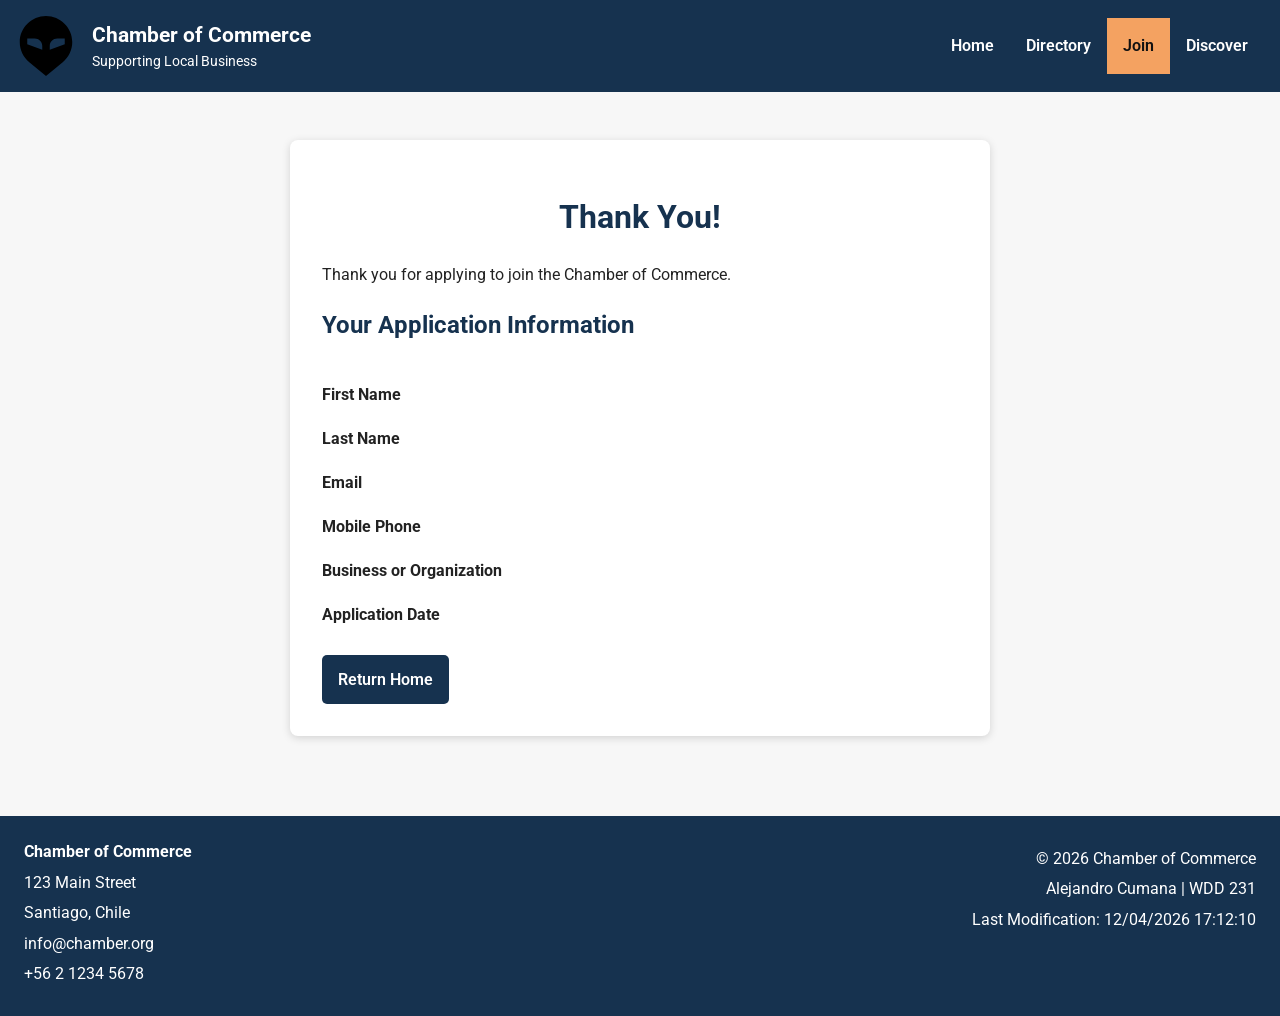
<file: chamber/thankyou.html>
<!DOCTYPE html>
<html lang="en">

<head>
    <meta charset="UTF-8">
    <meta name="viewport" content="width=device-width, initial-scale=1.0">
    <title>Thank You | Chamber of Commerce</title>
    <meta name="description"
        content="Thank you for submitting your Chamber of Commerce membership application.">

    <meta name="author" content="Alejandro Cumana">
    <link rel="icon" href="images/favicon.ico" type="image/x-icon">
    <link rel="preconnect" href="https://fonts.googleapis.com">
    <link rel="preconnect" href="https://fonts.gstatic.com" crossorigin>
    <link href="https://fonts.googleapis.com/css2?family=Roboto:wght@400;600;700&display=swap"
        rel="stylesheet">
    <link rel="stylesheet" href="styles/normalize.css">
    <link rel="stylesheet" href="styles/small.css">
    <link rel="stylesheet" href="styles/larger.css">
    <script src="scripts/thankyou.js" defer></script>
</head>

<body>

    <header>

        <div class="site-brand">

            <img src="images/alien.svg"
                alt="Chamber of Commerce logo"
                width="80"
                height="80">

            <div>
                <span class="site-name">
                    Chamber of Commerce
                </span>

                <span class="site-description">
                    Supporting Local Business
                </span>
            </div>

        </div>

        <button id="menuButton">☰ Menu</button>

        <nav id="navigation">
            <a href="index.html">Home</a>
            <a href="directory.html">Directory</a>
            <a href="join.html" class="active">Join</a>
            <a href="discover.html">Discover</a>
        </nav>

    </header>

    <main>

        <section class="thankyou-section">

            <h1>Thank You!</h1>

            <p>
                Thank you for applying to join the 
                Chamber of Commerce.
            </p>

            <h2>Your Application Information</h2>

            <dl class="application-details">

                <dt>First Name</dt>
                <dd id="displayFirstName"></dd>

                <dt>Last Name</dt>
                <dd id="displayLastName"></dd>

                <dt>Email</dt>
                <dd id="displayEmail"></dd>

                <dt>Mobile Phone</dt>
                <dd id="displayPhone"></dd>

                <dt>Business or Organization</dt>
                <dd id="displayOrganization"></dd>

                <dt>Application Date</dt>
                <dd id="displayTimestamp"></dd>

            </dl>

            <a href="index.html" class="return-home">
                Return Home
            </a>

        </section>

    </main>

    <footer>

        <div class="contact-info">

            <strong>Chamber of Commerce</strong>

            <p>123 Main Street</p>
            <p>Santiago, Chile</p>
            <p>info@chamber.org</p>
            <p>+56 2 1234 5678</p>

        </div>

        <div class="development-info">

            <p>
                &copy;
                <span id="currentYear"></span>
                Chamber of Commerce
            </p>

            <p>Alejandro Cumana | WDD 231</p>

            <p>
                Last Modification:
                <span id="lastModified"></span>
            </p>

        </div>

    </footer>

</body>

</html>
</file>
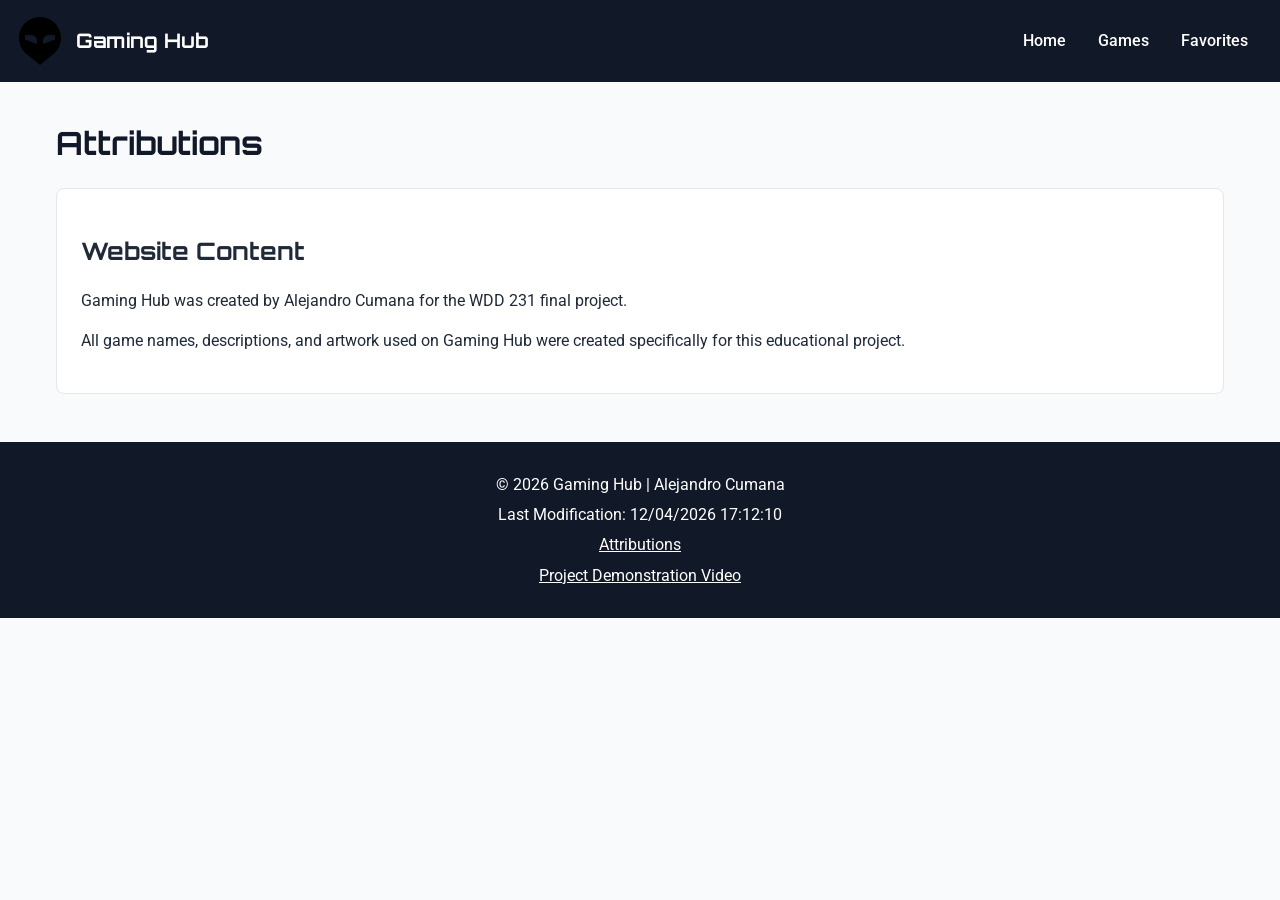
<file: finalproject/attributions.html>
<!DOCTYPE html>
<html lang="en">

<head>
    <meta charset="UTF-8">
    <meta name="viewport" content="width=device-width, initial-scale=1.0">

    <title>Attributions | Gaming Hub</title>

    <meta name="description"
        content="Sources and content attributions for the Gaming Hub website project.">

    <meta name="author" content="Alejandro Cumana">

    <link rel="icon"
        href="images/favicon.svg"
        type="image/svg+xml">

    <meta property="og:title"
        content="Attributions | Gaming Hub">
    <meta property="og:description"
        content="Content and image attributions for Gaming Hub.">
    <meta property="og:image"
        content="https://theralex.github.io/wdd231/finalproject/images/neon-frontier.webp">
    <meta property="og:url"
        content="https://theralex.github.io/wdd231/finalproject/attributions.html">
    <meta property="og:type" content="website">

    <link rel="preconnect"
        href="https://fonts.googleapis.com">

    <link rel="preconnect"
        href="https://fonts.gstatic.com"
        crossorigin>

    <link href="https://fonts.googleapis.com/css2?family=Orbitron:wght@500;700&family=Roboto:wght@400;500;700&display=swap"
        rel="stylesheet">

    <link rel="stylesheet" href="styles/small.css">
    <link rel="stylesheet" href="styles/larger.css">

    <script src="scripts/basic.js"
        type="module"></script>
</head>

<body>

    <header>

        <div class="site-brand">

            <img src="images/alien.svg"
                alt="Gaming Hub logo"
                width="48"
                height="48">

            <span class="site-name">Gaming Hub</span>

        </div>

        <button id="menu-button"
            type="button">
            ☰ Menu
        </button>

        <nav id="navigation">
            <a href="index.html">Home</a>
            <a href="games.html">Games</a>
            <a href="favorites.html">Favorites</a>
        </nav>

    </header>

    <main>

        <h1>Attributions</h1>

        <section class="attributions">

            <h2>Website Content</h2>

            <p>
                Gaming Hub was created by Alejandro Cumana for the
                WDD 231 final project.
            </p>

            <p>
                All game names, descriptions, and artwork used on Gaming Hub
                were created specifically for this educational project.
            </p>

        </section>

    </main>

    <footer>

        <p>
            &copy; <span id="current-year"></span>
            Gaming Hub | Alejandro Cumana
        </p>

        <p>
            Last Modification:
            <span id="last-modified"></span>
        </p>

        <p>
            <a href="attributions.html">Attributions</a>
        </p>

        <p>
            <a href="https://example.com"
                target="_blank"
                rel="noopener">
                Project Demonstration Video
            </a>
        </p>

    </footer>

</body>
</html>
</file>
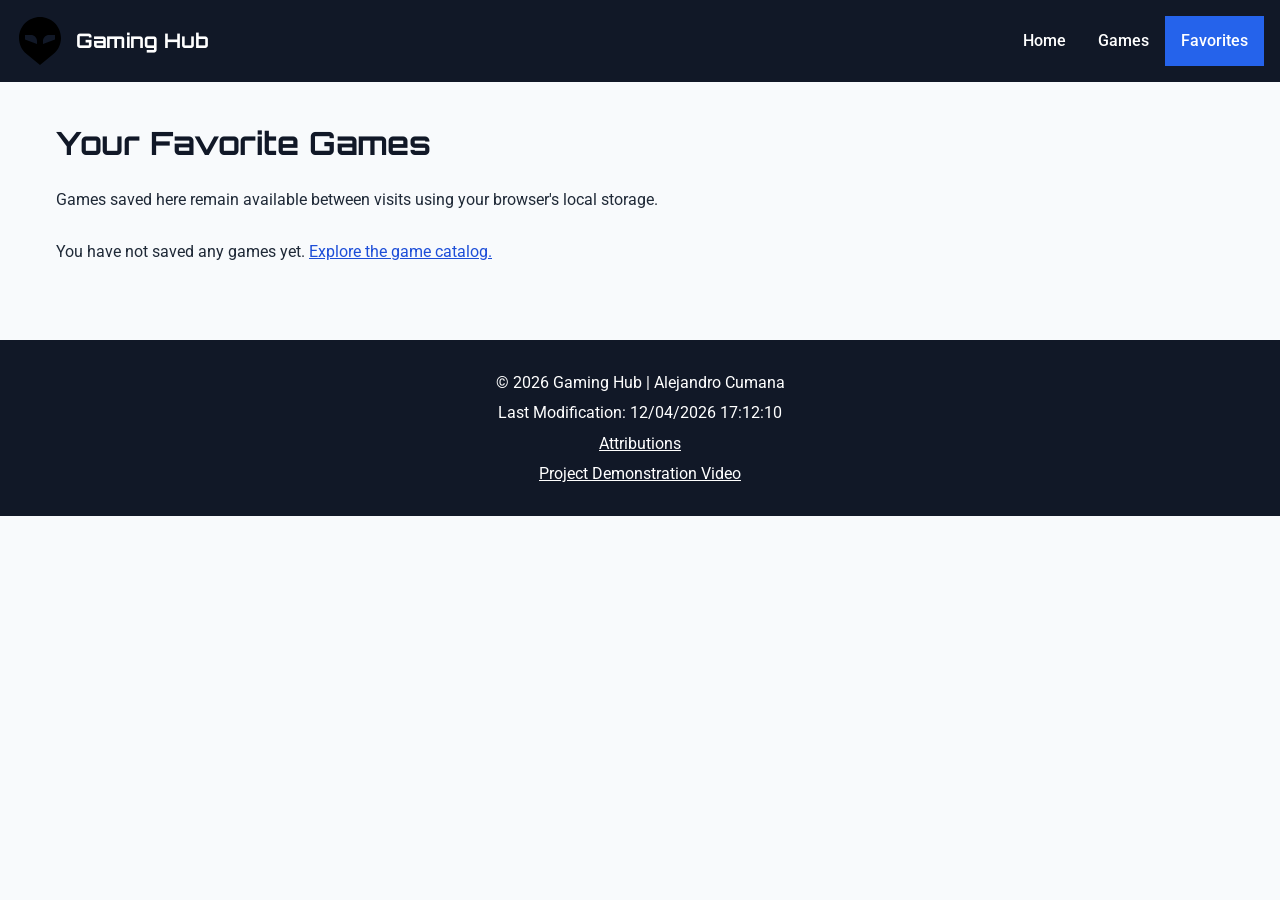
<file: finalproject/favorites.html>
<!DOCTYPE html>
<html lang="en">

<head>
    <meta charset="UTF-8">
    <meta name="viewport" content="width=device-width, initial-scale=1.0">

    <title>Favorites | Gaming Hub</title>

    <meta name="description"
        content="View and manage the video games you have saved as favorites on Gaming Hub.">

    <meta name="author" content="Alejandro Cumana">

    <link rel="icon" href="images/favicon.svg" type="image/svg+xml">

    <meta property="og:title" content="Favorites | Gaming Hub">
    <meta property="og:description"
        content="View and manage your saved favorite games on Gaming Hub.">
    <meta property="og:image"
        content="https://theralex.github.io/wdd231/finalproject/images/neon-frontier.webp">
    <meta property="og:url"
        content="https://theralex.github.io/wdd231/finalproject/favorites.html">
    <meta property="og:type" content="website">

    <link rel="preconnect" href="https://fonts.googleapis.com">
    <link rel="preconnect" href="https://fonts.gstatic.com" crossorigin>

    <link href="https://fonts.googleapis.com/css2?family=Orbitron:wght@500;700&family=Roboto:wght@400;500;700&display=swap"
        rel="stylesheet">

    <link rel="stylesheet" href="styles/small.css">
    <link rel="stylesheet" href="styles/larger.css">

    <script src="scripts/favorites.js" type="module"></script>
</head>

<body>

    <header>
        <div class="site-brand">
            <img src="images/alien.svg"
                alt="Gaming Hub logo"
                width="48"
                height="48">

            <span class="site-name">Gaming Hub</span>
        </div>

        <button id="menu-button" type="button">
            ☰ Menu
        </button>

        <nav id="navigation">
            <a href="index.html">Home</a>
            <a href="games.html">Games</a>
            <a href="favorites.html" class="active">
                Favorites
            </a>
        </nav>
    </header>

    <main>

        <h1>Your Favorite Games</h1>

        <p class="page-intro">
            Games saved here remain available between visits using
            your browser's local storage.
        </p>

        <p id="favorites-status"
            class="status-message">
            Loading favorites...
        </p>

        <section id="favorite-games"
            class="game-grid">
        </section>

        <dialog id="game-dialog">

            <h2 id="dialog-title"></h2>

            <p id="dialog-description"></p>

            <p>
                <strong>Genre:</strong>
                <span id="dialog-genre"></span>
            </p>

            <p>
                <strong>Platform:</strong>
                <span id="dialog-platform"></span>
            </p>

            <p>
                <strong>Rating:</strong>
                <span id="dialog-rating"></span>
            </p>

            <p>
                <strong>Release Year:</strong>
                <span id="dialog-year"></span>
            </p>

            <button id="close-dialog"
                type="button"
                class="action-button">
                Close
            </button>

        </dialog>

    </main>

    <footer>

        <p>
            &copy; <span id="current-year"></span>
            Gaming Hub | Alejandro Cumana
        </p>

        <p>
            Last Modification:
            <span id="last-modified"></span>
        </p>

        <p>
            <a href="attributions.html">Attributions</a>
        </p>

        <p>
            <a href="https://example.com"
                target="_blank"
                rel="noopener">
                Project Demonstration Video
            </a>
        </p>

    </footer>

</body>
</html>
</file>
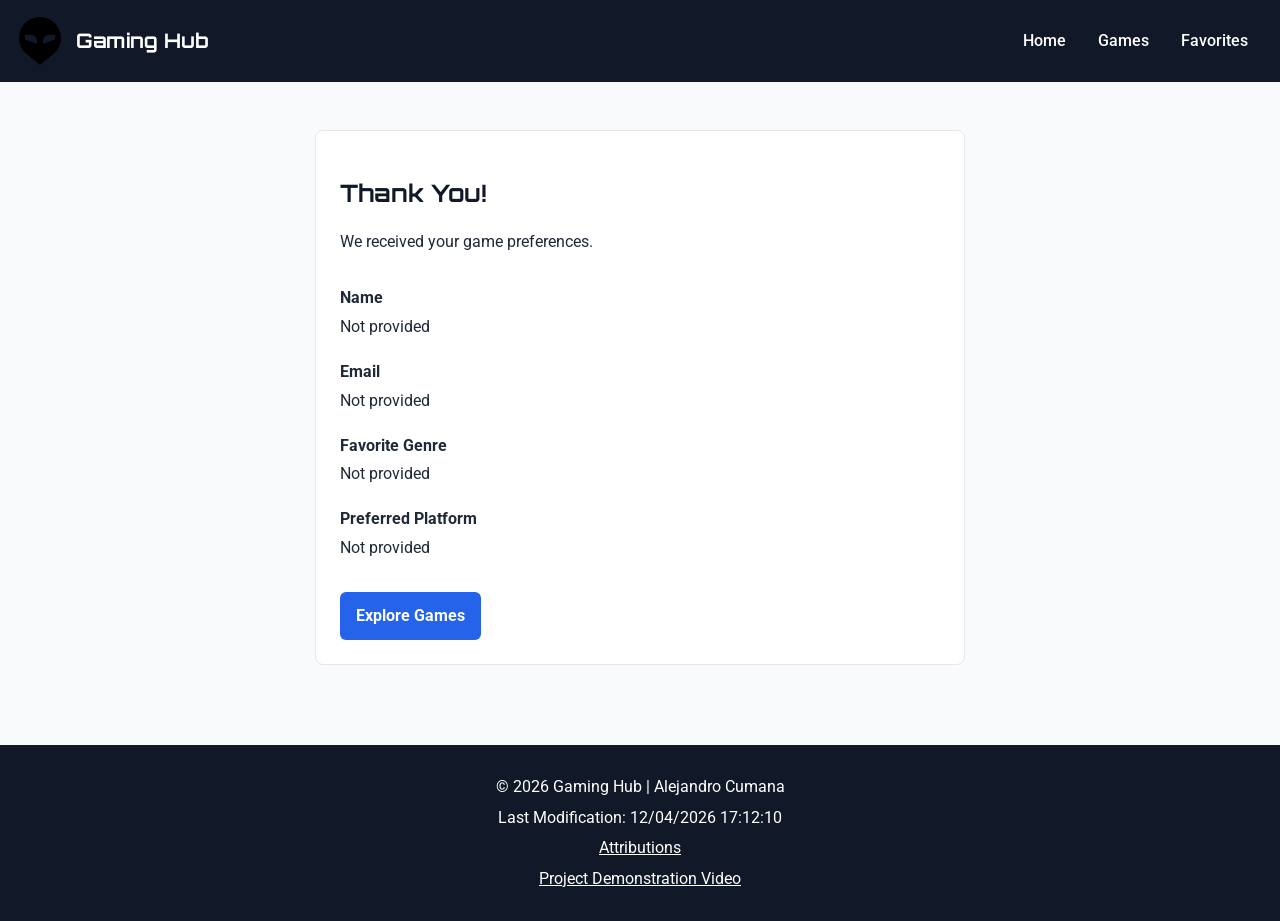
<file: finalproject/form-action.html>
<!DOCTYPE html>
<html lang="en">

<head>
    <meta charset="UTF-8">
    <meta name="viewport" content="width=device-width, initial-scale=1.0">

    <title>Game Preferences | Gaming Hub</title>

    <meta name="description"
        content="Review the game preferences submitted to Gaming Hub.">

    <meta name="author" content="Alejandro Cumana">

    <link rel="icon" href="images/favicon.svg" type="image/svg+xml">

    <meta property="og:title"
        content="Game Preferences | Gaming Hub">
    <meta property="og:description"
        content="Review submitted Gaming Hub game preferences.">
    <meta property="og:image"
        content="https://theralex.github.io/wdd231/finalproject/images/neon-frontier.webp">
    <meta property="og:url"
        content="https://theralex.github.io/wdd231/finalproject/form-action.html">
    <meta property="og:type" content="website">

    <link rel="preconnect"
        href="https://fonts.googleapis.com">

    <link rel="preconnect"
        href="https://fonts.gstatic.com"
        crossorigin>

    <link href="https://fonts.googleapis.com/css2?family=Orbitron:wght@500;700&family=Roboto:wght@400;500;700&display=swap"
        rel="stylesheet">

    <link rel="stylesheet" href="styles/small.css">
    <link rel="stylesheet" href="styles/larger.css">

    <script src="scripts/form-action.js"
        type="module"></script>
</head>

<body>

    <header>
        <div class="site-brand">
            <img src="images/alien.svg"
                alt="Gaming Hub logo"
                width="48"
                height="48">

            <span class="site-name">Gaming Hub</span>
        </div>

        <button id="menu-button"
            type="button">
            ☰ Menu
        </button>

        <nav id="navigation">
            <a href="index.html">Home</a>
            <a href="games.html">Games</a>
            <a href="favorites.html">Favorites</a>
        </nav>
    </header>

    <main>

        <section class="result-card">

            <h1>Thank You!</h1>

            <p>
                We received your game preferences.
            </p>

            <dl>

                <dt>Name</dt>
                <dd id="result-name"></dd>

                <dt>Email</dt>
                <dd id="result-email"></dd>

                <dt>Favorite Genre</dt>
                <dd id="result-genre"></dd>

                <dt>Preferred Platform</dt>
                <dd id="result-platform"></dd>

            </dl>

            <a href="games.html"
                class="button-link">
                Explore Games
            </a>

        </section>

    </main>

    <footer>

        <p>
            &copy; <span id="current-year"></span>
            Gaming Hub | Alejandro Cumana
        </p>

        <p>
            Last Modification:
            <span id="last-modified"></span>
        </p>

        <p>
            <a href="attributions.html">Attributions</a>
        </p>

        <p>
            <a href="https://example.com"
                target="_blank"
                rel="noopener">
                Project Demonstration Video
            </a>
        </p>

    </footer>

</body>
</html>
</file>
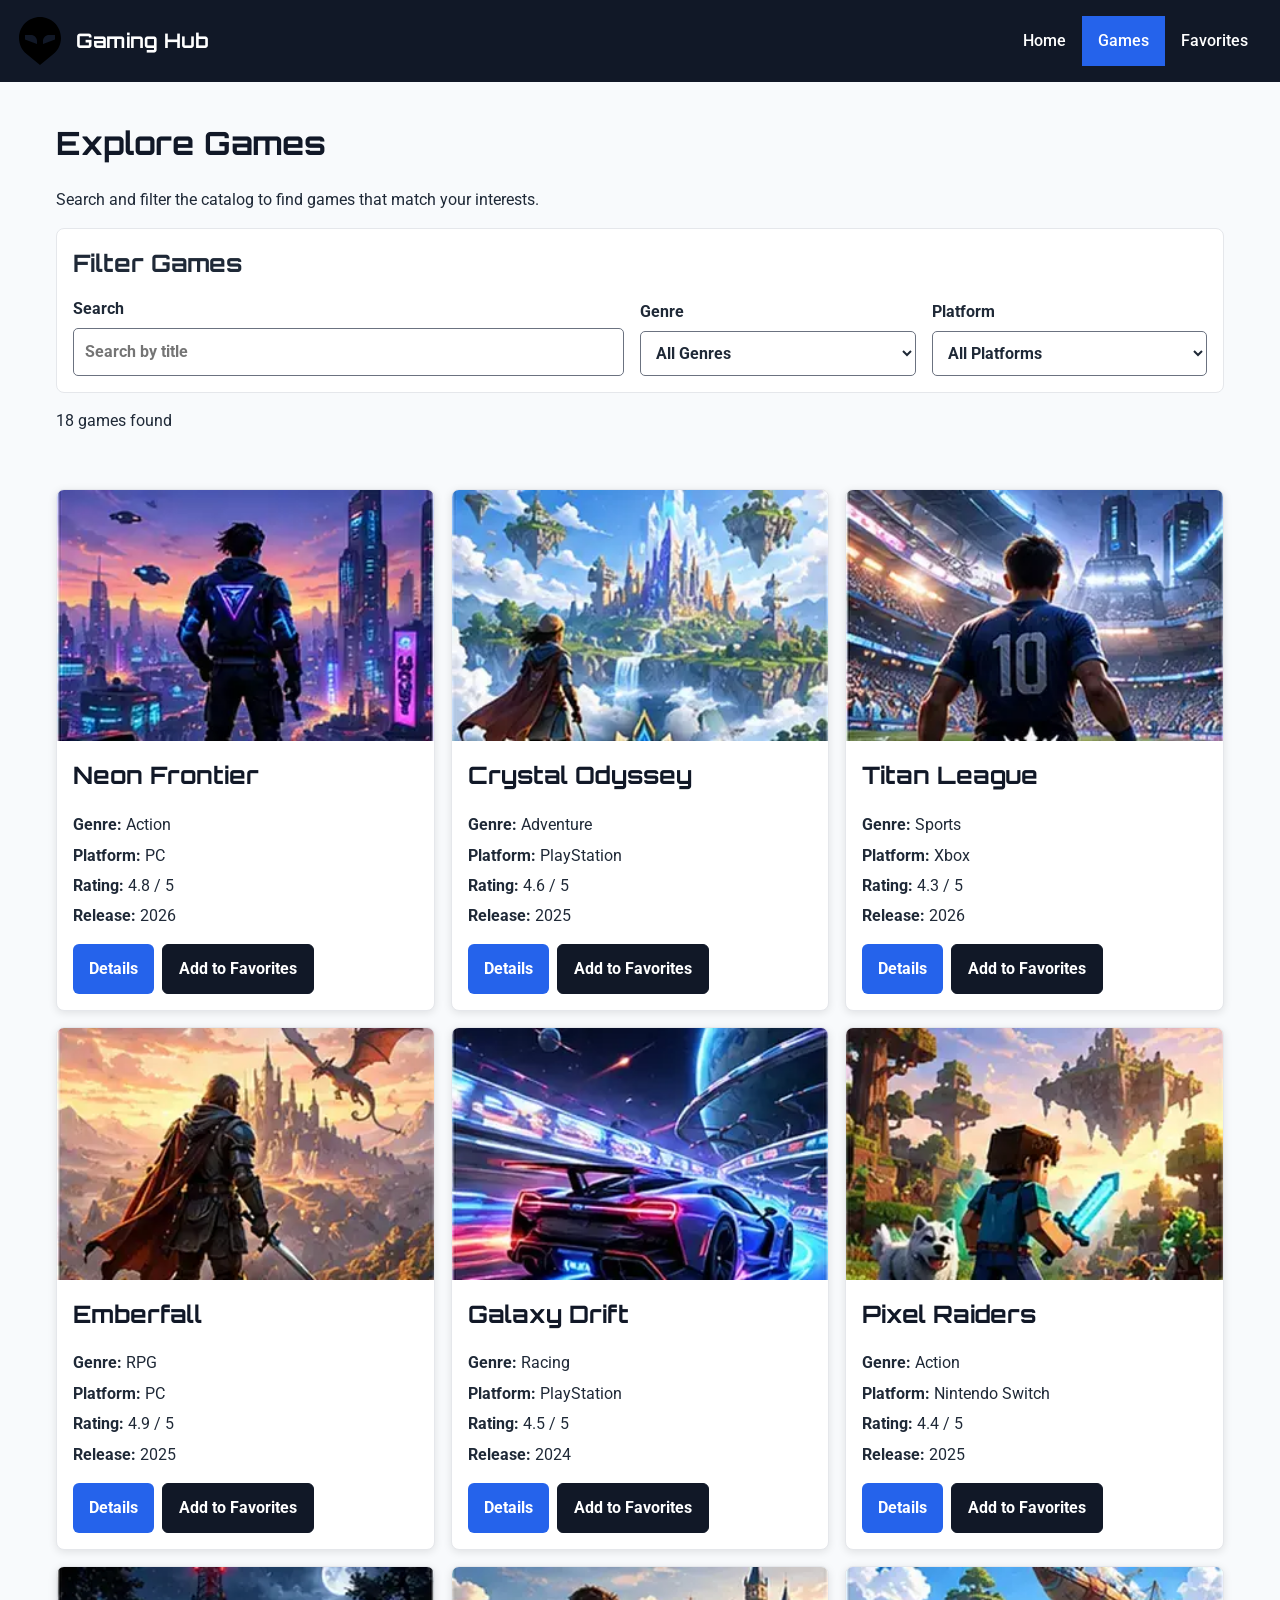
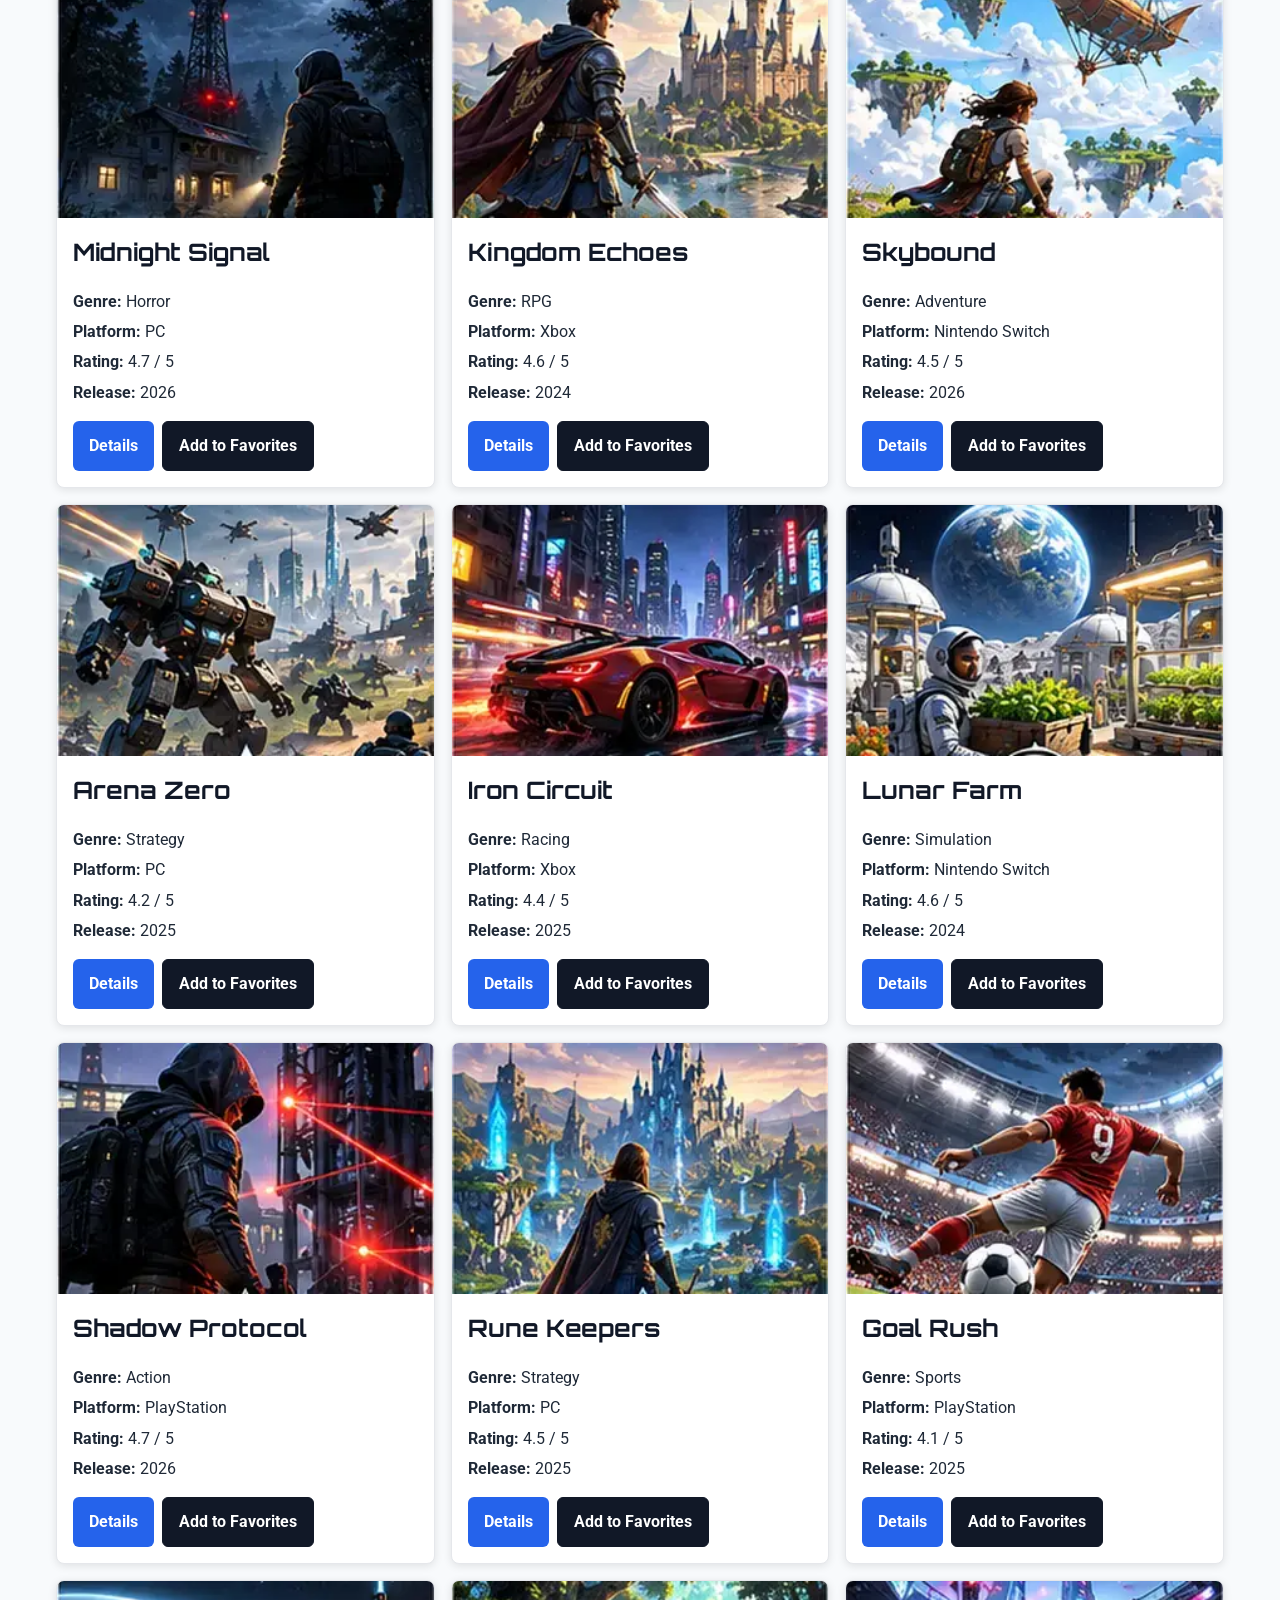
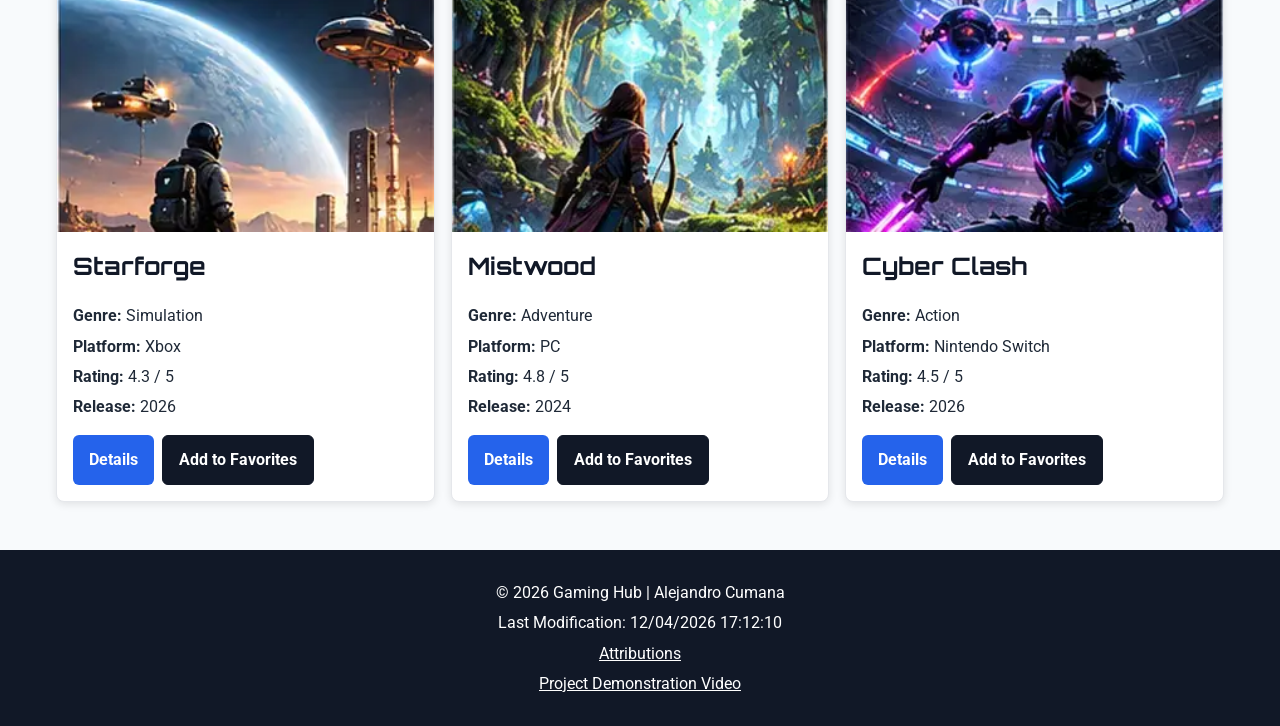
<file: finalproject/games.html>
<!DOCTYPE html>
<html lang="en">

<head>
    <meta charset="UTF-8">
    <meta name="viewport" content="width=device-width, initial-scale=1.0">

    <title>Games | Gaming Hub</title>

    <meta name="description"
        content="Browse and filter the Gaming Hub game catalog by genre, platform, rating, and release year.">

    <meta name="author" content="Alejandro Cumana">

    <link rel="icon" href="images/favicon.svg" type="image/svg+xml">

    <meta property="og:title" content="Games | Gaming Hub">
    <meta property="og:description"
        content="Explore the Gaming Hub game catalog and discover games across different genres and platforms.">
    <meta property="og:image"
        content="https://theralex.github.io/wdd231/finalproject/images/neon-frontier.webp">
    <meta property="og:url"
        content="https://theralex.github.io/wdd231/finalproject/games.html">
    <meta property="og:type" content="website">

    <link rel="preconnect" href="https://fonts.googleapis.com">
    <link rel="preconnect" href="https://fonts.gstatic.com" crossorigin>

    <link href="https://fonts.googleapis.com/css2?family=Orbitron:wght@500;700&family=Roboto:wght@400;500;700&display=swap"
        rel="stylesheet">

    <link rel="stylesheet" href="styles/small.css">
    <link rel="stylesheet" href="styles/larger.css">

    <script src="scripts/games.js" type="module"></script>
</head>

<body>

    <header>
        <div class="site-brand">
            <img src="images/alien.svg"
                alt="Gaming Hub logo"
                width="48"
                height="48">

            <span class="site-name">Gaming Hub</span>
        </div>

        <button id="menu-button" type="button">
            ☰ Menu
        </button>

        <nav id="navigation">
            <a href="index.html">Home</a>
            <a href="games.html" class="active">Games</a>
            <a href="favorites.html">Favorites</a>
        </nav>
    </header>

    <main>

        <h1>Explore Games</h1>

        <p class="page-intro">
            Search and filter the catalog to find games that match
            your interests.
        </p>

        <section class="filter-panel">
            <h2>Filter Games</h2>

            <label>
                Search
                <input type="search"
                    id="search-input"
                    placeholder="Search by title">
            </label>

            <label>
                Genre
                <select id="genre-filter">
                    <option value="all">
                        All Genres
                    </option>
                </select>
            </label>

            <label>
                Platform
                <select id="platform-filter">
                    <option value="all">
                        All Platforms
                    </option>
                </select>
            </label>
        </section>

        <p id="game-count"></p>

        <p id="games-status"
            class="status-message">
            Loading games...
        </p>

        <section id="games"
            class="game-grid">
        </section>

        <dialog id="game-dialog">

            <h2 id="dialog-title"></h2>

            <p id="dialog-description"></p>

            <p>
                <strong>Genre:</strong>
                <span id="dialog-genre"></span>
            </p>

            <p>
                <strong>Platform:</strong>
                <span id="dialog-platform"></span>
            </p>

            <p>
                <strong>Rating:</strong>
                <span id="dialog-rating"></span>
            </p>

            <p>
                <strong>Release Year:</strong>
                <span id="dialog-year"></span>
            </p>

            <button id="close-dialog"
                type="button"
                class="action-button">
                Close
            </button>

        </dialog>

    </main>

    <footer>

        <p>
            &copy; <span id="current-year"></span>
            Gaming Hub | Alejandro Cumana
        </p>

        <p>
            Last Modification:
            <span id="last-modified"></span>
        </p>

        <p>
            <a href="attributions.html">Attributions</a>
        </p>

        <p>
            <a href="https://example.com"
                target="_blank"
                rel="noopener">
                Project Demonstration Video
            </a>
        </p>

    </footer>

</body>
</html>
</file>
<file: styles/small.css>
/* General */

* {
    box-sizing: border-box;
}

body {
    font-family: "Roboto", Arial, sans-serif;
    background-color: var(--background-color);
    color: var(--text-color);
    line-height: 1.5;
}

header {
    background-color: #ffffff;
    display: flex;
    align-items: center;
    justify-content: space-between;
    padding: 0.75rem 1rem;
    border-bottom: 1px solid #ccc;
}

.profile {
    display: flex;
    align-items: center;
    gap: 0.75rem;
}

.profile img {
    width: 50px;
    height: 50px;
}

.profile span {
    font-size: 1.1rem;
    font-weight: 700;
}


/* Hamburger */

#menuButton {
    border: none;
    background: transparent;
    font-size: 2rem;
    cursor: pointer;
    padding: 0.25rem 0.5rem;
}


/* Navigation */

header nav {
    display: none;
    background-color: #263238;
}

header nav.open {
    display: flex;
    flex-direction: column;
}

header nav ul {
    list-style: none;
    padding: 0;
    margin: 0;
}

header nav a {
    color: white;
    text-decoration: none;
    padding: 0.9rem 1rem;
    border-bottom: 1px solid #455a64;
    display: block;
}

header nav a:hover,
header nav a.active {
    background-color: #455a64;
}


/* Main */

main {
    max-width: 1200px;
    margin: 0 auto;
    padding: 1rem;
}

h1 {
    font-size: 1.8rem;
    margin: 0 0 1rem;
}

h2 {
    margin: 0;
    font-size: 1rem;
}


/* Top sections */

.top-content {
    display: grid;
    grid-template-columns: 1fr;
    gap: 1rem;
}

section {
    background-color: white;
    border: 1px solid #ddd;
}

section h2 {
    background-color: #263238;
    color: white;
    text-align: center;
    padding: 0.4rem;
}

.about p {
    padding: 0 1rem;
}

.student-photo {
    text-align: center;
}

.photo-container {
    padding: 1rem;
    background-color: #eeeeee;
}

.photo-container img {
    width: 100%;
    max-width: 300px;
    height: auto;
    display: block;
    margin: auto;
}


/* Courses */

.certificate {
    margin-top: 1rem;
}

.course-filters {
    display: grid;
    grid-template-columns: repeat(3, 1fr);
    gap: 0.5rem;
    padding: 0.75rem;
}

.filter {
    border: 1px solid #999;
    border-radius: 5px;
    padding: 0.5rem;
    background-color: #e0e0e0;
    cursor: pointer;
    font-weight: 700;
}

.filter:hover,
.active-filter {
    background-color: #455a64;
    color: white;
}

.courses {
    display: grid;
    grid-template-columns: 1fr;
    gap: 0.5rem;
    padding: 0 0.75rem;
}

.course {
    border: 1px solid #aaa;
    border-radius: 5px;
    padding: 0.7rem;
    background-color: #eeeeee;
    text-align: center;
}

.course.completed {
    background-color: #d8eadf;
    border: 2px solid #388e3c;
}

.course h3 {
    margin: 0;
    font-size: 1rem;
}

.course p {
    margin: 0.25rem 0;
    font-size: 0.85rem;
}

.completed-label {
    font-size: 0.75rem;
    font-weight: 700;
    color: #2e7d32;
}

.credits {
    text-align: center;
    font-size: 0.85rem;
    padding: 0.5rem;
}


/* Footer */

footer {
    background-color: #263238;
    color: white;
    text-align: center;
    padding: 1rem;
    margin-top: 1rem;
}

footer p {
    margin: 0.35rem;
    font-size: 0.8rem;
}

.social-links {
    display: flex;
    justify-content: center;
}

.social-links ul {
    display: flex;
    justify-content: center;
    align-items: center;
    gap: 1rem;
    list-style: none;
    padding: 0;
    margin: 0 0 0.75rem;
}

.social-links img {
    width: 35px;
    height: 35px;
}

.social-links a:hover {
    opacity: 0.7;
}
</file>
<file: styles/large.css>
@media screen and (min-width: 700px) {

    header {
        max-width: 1200px;
        margin: 0 auto;
        padding: 1rem 2rem;
    }

    #menuButton {
        display: none;
    }

    header nav {
        display: none;
    }

    header nav ul {
        display: flex;
        width: 100%;
        margin: 0;
        padding: 0;
        list-style: none;
    }

    header nav li {
        flex: 1;
    }

    header nav a {
        display: block;
        text-align: center;
        border-bottom: none;
        border-right: 1px solid #455a64;
    }

    main {
        padding: 1.5rem;
    }

    h1 {
        font-size: 2rem;
    }

    .top-content {
        grid-template-columns: 2fr 1fr;
    }

    .about,
    .student-photo {
        min-height: 250px;
    }

    .photo-container {
        height: calc(100% - 36px);
        display: flex;
        justify-content: center;
        align-items: center;
    }

    .courses {
        grid-template-columns: repeat(3, 1fr);
    }

    footer {
        max-width: 1200px;
        margin: 1rem auto 0;
    }
}

@media screen and (min-width: 1000px) {

   .course {
    display: flex;
    flex-direction: column;
    justify-content: center;
    align-items: center;
    }
}
</file>
<file: chamber/styles/small.css>
/* General */

* {
    box-sizing: border-box;
}

:root {
    --primary-color: #16324f;
    --secondary-color: #f4a261;
    --background-color: #f7f7f7;
    --text-color: #222222;
    --white: #ffffff;
}

body {
    font-family: "Roboto", Arial, sans-serif;
    background-color: var(--background-color);
    color: var(--text-color);
    line-height: 1.5;
}

header {
    background-color: var(--primary-color);
    color: var(--white);
    padding: 1rem;
    position: relative;
}

.site-brand {
    display: flex;
    align-items: center;
    gap: 1rem;
    padding-right: 5rem;
}

.site-brand img {
    width: 60px;
    height: 60px;
    object-fit: cover;
}

.site-name {
    display: block;
    font-size: 1.3rem;
    font-weight: 700;
}

.site-description {
    display: block;
    font-size: 0.9rem;
}

#menuButton {
    position: absolute;
    top: 1.5rem;
    right: 1rem;
    border: none;
    background-color: transparent;
    color: var(--white);
    font-size: 1.5rem;
    cursor: pointer;
}

nav {
    display: none;
    flex-direction: column;
    margin-top: 1rem;
}

nav.open {
    display: flex;
}

nav a {
    color: var(--white);
    text-decoration: none;
    text-align: center;
    padding: 0.8rem;
    font-weight: 600;
}

nav a:hover,
nav a.active {
    background-color: var(--secondary-color);
    color: #111111;
}

main {
    max-width: 1200px;
    margin: 0 auto;
    padding: 1rem;
}

h1 {
    text-align: center;
    font-weight: 700;
}

h2 {
    font-weight: 700;
}

.view-buttons {
    display: flex;
    justify-content: center;
    gap: 1rem;
    margin: 1.5rem 0;
}

.view-buttons button {
    border: none;
    border-radius: 5px;
    padding: 0.7rem 1.2rem;
    background-color: var(--primary-color);
    color: var(--white);
    cursor: pointer;
    font-weight: 600;
}

.view-buttons button:hover {
    background-color: var(--secondary-color);
    color: #111111;
}

#members.grid {
    display: grid;
    grid-template-columns: 1fr;
    gap: 1rem;
}

.member-card {
    width: 100%;
    min-width: 0;
    background-color: var(--white);
    padding: 1rem;
    border-radius: 8px;
    box-shadow: 0 2px 8px rgb(0 0 0 / 15%);
    text-align: center;
}

.member-card img {
    width: 100%;
    height: auto;
    aspect-ratio: 4 / 3;
    object-fit: cover;
}

.member-card h2 {
    color: var(--primary-color);
    margin-bottom: 0.5rem;
}

.member-card p {
    margin: 0.5rem 0;
}

.member-card a {
    color: #0645ad;
    font-weight: 600;
}

#members.list {
    display: block;
}

#members.list .member-card {
    margin-bottom: 0.5rem;
    border-radius: 0;
    box-shadow: none;
}

#members.list .member-card:nth-child(even) {
    background-color: #e6e6e6;
}

#members.list .member-card img {
    display: none;
}

footer {
    background-color: var(--primary-color);
    color: var(--white);
    padding: 1.5rem;
    margin-top: 2rem;
    text-align: center;
}

footer p {
    margin: 0.4rem 0;
}

/* Index CSS*/

.hero {
    position: relative;
    margin-bottom: 1.5rem;
}

.hero img {
    display: block;
    width: 100%;
    height: auto;
    border-radius: 8px;
}

.join-button {
    position: absolute;
    bottom: 1rem;
    right: 1rem;
    background-color: var(--primary-color);
    color: var(--white);
    text-decoration: none;
    padding: 0.8rem 1rem;
    border-radius: 5px;
    font-weight: 700;
}

.join-button:hover {
    background-color: var(--secondary-color);
    color: #111111;
}

.home-info {
    display: grid;
    grid-template-columns: 1fr;
    gap: 1rem;
}

.events,
.weather {
    background-color: var(--white);
    padding: 1rem;
    border-radius: 8px;
    box-shadow: 0 2px 8px rgb(0 0 0 / 15%);
}

.events h2,
.weather h2,
.spotlight-section h2 {
    color: var(--primary-color);
}

.event-card {
    border-bottom: 1px solid #cccccc;
    padding-bottom: 1rem;
    margin-bottom: 1rem;
}

.event-card:last-child {
    border-bottom: none;
    margin-bottom: 0;
}

.current-temp {
    font-size: 2rem;
    font-weight: 700;
    margin: 0.5rem 0;
}

#forecast {
    display: grid;
    gap: 0.5rem;
}

.forecast-day {
    background-color: var(--background-color);
    padding: 0.7rem;
    border-radius: 5px;
}

.forecast-day p {
    margin: 0.2rem 0;
}

.spotlight-section {
    margin-top: 2rem;
}

#spotlights {
    display: grid;
    grid-template-columns: 1fr;
    gap: 1rem;
}

.spotlight-card {
    background-color: var(--white);
    padding: 1rem;
    text-align: center;
    border-radius: 8px;
    box-shadow: 0 2px 8px rgb(0 0 0 / 15%);
}

.spotlight-card img {
    display: block;
    width: 100%;
    height: auto;
    aspect-ratio: 4 / 3;
    object-fit: contain;
}

.spotlight-card h3 {
    color: var(--primary-color);
}

.spotlight-card a {
    color: #0645ad;
    font-weight: 600;
}

/* JOIN PAGE */

.join-layout {
    display: grid;
    grid-template-columns: 1fr;
    gap: 2rem;
}

.application-section,
.membership-section {
    background-color: var(--white);
    padding: 1rem;
    border-radius: 8px;
    box-shadow: 0 2px 8px rgb(0 0 0 / 15%);
}

.application-section h2,
.membership-section h2 {
    color: var(--primary-color);
}


/* Form */

.join-form {
    display: grid;
    gap: 1rem;
}

.join-form label {
    display: grid;
    gap: 0.4rem;
    font-weight: 600;
}

.join-form input,
.join-form select,
.join-form textarea {
    width: 100%;
    padding: 0.75rem;
    border: 1px solid #777777;
    border-radius: 5px;
    background-color: var(--white);
    color: var(--text-color);
}

.join-form textarea {
    resize: vertical;
}

.join-form input:focus,
.join-form select:focus,
.join-form textarea:focus {
    outline: 2px solid var(--primary-color);
    outline-offset: 2px;
}

.submit-button {
    background-color: var(--primary-color);
    color: var(--white);
    border: none;
    padding: 0.9rem;
    font-weight: 700;
    cursor: pointer;
}

.submit-button:hover {
    background-color: var(--secondary-color);
    color: #111111;
}


/* Membership card */

.membership-cards {
    display: grid;
    grid-template-columns: 1fr;
    gap: 1rem;
}

.membership-card {
    background-color: var(--background-color);
    padding: 1.5rem;
    text-align: center;
    border-radius: 8px;
    border: 1px solid #cccccc;

    animation: cardEntrance 0.8s ease-out both;
}

.membership-card:nth-child(2) {
    animation-delay: 0.15s;
}

.membership-card:nth-child(3) {
    animation-delay: 0.3s;
}

.membership-card:nth-child(4) {
    animation-delay: 0.45s;
}

.membership-card h3 {
    color: var(--primary-color);
}

.membership-price {
    font-weight: 700;
}

.membership-link {
    display: inline-block;
    background-color: var(--primary-color);
    color: var(--white);
    text-decoration: none;
    padding: 0.6rem 1rem;
    border-radius: 5px;
    font-weight: 600;
}

.membership-link:hover {
    background-color: var(--secondary-color);
    color: #111111;
}


/* Initial card animation */

@keyframes cardEntrance {

    from {
        opacity: 0;
        transform: translateY(25px);
    }

    to {
        opacity: 1;
        transform: translateY(0);
    }
}


/* DIALOGS */

dialog {
    width: 90%;
    max-width: 500px;
    border: none;
    border-radius: 8px;
    padding: 1.5rem;
    color: var(--text-color);
}

dialog h3 {
    color: var(--primary-color);
}

dialog::backdrop {
    background-color: rgb(0 0 0 / 60%);
}

.close-modal {
    background-color: var(--primary-color);
    color: var(--white);
    border: none;
    border-radius: 5px;
    padding: 0.7rem 1rem;
    cursor: pointer;
    font-weight: 600;
}

.close-modal:hover {
    background-color: var(--secondary-color);
    color: #111111;
}

/* Thank you page */

.thankyou-section {
    max-width: 700px;
    margin: 2rem auto;
    background-color: var(--white);
    padding: 2rem;
    border-radius: 8px;
    box-shadow: 0 2px 8px rgb(0 0 0 / 15%);
}

.thankyou-section h1,
.thankyou-section h2 {
    color: var(--primary-color);
}

.application-details {
    display: grid;
    grid-template-columns: 1fr;
    margin: 1.5rem 0;
}

.application-details dt {
    font-weight: 700;
    margin-top: 1rem;
}

.application-details dd {
    margin: 0.25rem 0 0;
}

.return-home {
    display: inline-block;
    background-color: var(--primary-color);
    color: var(--white);
    padding: 0.8rem 1rem;
    border-radius: 5px;
    text-decoration: none;
    font-weight: 600;
}

.return-home:hover {
    background-color: var(--secondary-color);
    color: #111111;
}

/* DISCOVER PAGE */

.visit-message {
    background-color: var(--primary-color);
    color: var(--white);
    padding: 1rem;
    margin-bottom: 1.5rem;
    border-radius: 6px;
    text-align: center;
    font-weight: 600;
}

.discover-section > h2 {
    color: var(--primary-color);
}


/* SMALL GRID AREAS */

.discover-grid {
    display: grid;
    gap: 1rem;

    grid-template-areas:
        "card1"
        "card2"
        "card3"
        "card4"
        "card5"
        "card6"
        "card7"
        "card8";
}

.card-1 {
    grid-area: card1;
}

.card-2 {
    grid-area: card2;
}

.card-3 {
    grid-area: card3;
}

.card-4 {
    grid-area: card4;
}

.card-5 {
    grid-area: card5;
}

.card-6 {
    grid-area: card6;
}

.card-7 {
    grid-area: card7;
}

.card-8 {
    grid-area: card8;
}


/* CARD GRID AREAS */

.discover-card {
    display: grid;

    grid-template-areas:
        "title"
        "image"
        "address"
        "description"
        "button";

    gap: 0.8rem;

    background-color: var(--white);
    padding: 1rem;
    border-radius: 8px;

    box-shadow:
        0 2px 8px rgb(0 0 0 / 15%);
}

.discover-card h2 {
    grid-area: title;
    color: var(--primary-color);
    margin: 0;
}

.discover-card figure {
    grid-area: image;
    margin: 0;
}

.discover-card img {
    display: block;
    width: 100%;
    max-width: 300px;
    height: auto;
    margin: 0 auto;
}

.discover-card address {
    grid-area: address;
    font-style: normal;
    font-weight: 600;
}

.discover-card p {
    grid-area: description;
    margin: 0;
}

.discover-card button {
    grid-area: button;

    background-color: var(--primary-color);
    color: var(--white);

    border: none;
    border-radius: 5px;

    padding: 0.7rem 1rem;

    font-weight: 600;
    cursor: pointer;
}

.discover-card button:hover {
    background-color: var(--secondary-color);
    color: #111111;
}
</file>
<file: chamber/styles/larger.css>
@media (min-width: 40rem) {

    header {
        display: flex;
        align-items: center;
        justify-content: space-between;
    }

    #menuButton {
        display: none;
    }

    nav {
        display: flex;
        flex-direction: row;
        margin-top: 0;
    }

    nav a {
        padding: 1rem;
    }

    #members.grid {
        grid-template-columns: repeat(2, 1fr);
    }

    footer {
        display: flex;
        justify-content: space-between;
        text-align: left;
    }

    .development-info {
        text-align: right;
    }
    
    .home-info {
        grid-template-columns: 2fr 1fr;
    }

    #forecast {
        grid-template-columns: repeat(3, 1fr);
    }

    #spotlights {
        grid-template-columns: repeat(3, 1fr);
    }

    .spotlight-card {
        display: flex;
        flex-direction: column;
    }

    .join-layout {
    grid-template-columns: 1.4fr 1fr;
    align-items: start;
    }

    .membership-cards {
    grid-template-columns: 1fr;
    }
        
}

@media (min-width: 64rem) {

    #members.grid {
        grid-template-columns: repeat(3, 1fr);
    }
}

@media (min-width: 641px) {

    .discover-grid {
        grid-template-columns: 1fr 1fr;

        grid-template-areas:
            "card1 card2"
            "card3 card3"
            "card4 card5"
            "card6 card6"
            "card7 card8";
    }

    .discover-card {
        grid-template-columns: 300px 1fr;

        grid-template-areas:
            "image title"
            "image address"
            "image description"
            "image button";
    }

    .discover-card img {
        width: 300px;
        height: 200px;
        object-fit: cover;

        transition:
            transform 0.3s ease-out,
            box-shadow 0.3s ease-out;
    }

    .discover-card img:hover {
        transform: scale(1.03);

        box-shadow:
            0 5px 12px rgb(0 0 0 / 25%);
    }
}

@media (min-width: 1025px) {

    .discover-grid {
        grid-template-columns:
            repeat(3, 1fr);

        grid-template-areas:
            "card1 card1 card2"
            "card3 card4 card5"
            "card6 card7 card8";
    }

    .discover-card {
        grid-template-columns: 1fr;

        grid-template-areas:
            "title"
            "image"
            "address"
            "description"
            "button";
    }
}
</file>
<file: finalproject/styles/small.css>
* {
    box-sizing: border-box;
}

:root {
    --primary-color: #111827;
    --secondary-color: #2563eb;
    --background-color: #f8fafc;
    --text-color: #1f2937;
    --white: #ffffff;
    --light-gray: #e5e7eb;
    --medium-gray: #6b7280;
}

html {
    background-color: var(--background-color);
}

body {
    margin: 0;
    font-family: "Roboto", Arial, sans-serif;
    background-color: var(--background-color);
    color: var(--text-color);
    line-height: 1.5;
}

img {
    max-width: 100%;
    height: auto;
}

h1,
h2,
h3,
.site-name {
    font-family: "Orbitron", Arial, sans-serif;
}

a {
    color: #1d4ed8;
}


/* HEADER */

header {
    background-color: var(--primary-color);
    color: var(--white);
    padding: 1rem;
    position: relative;
}

.site-brand {
    display: flex;
    align-items: center;
    gap: 0.75rem;
}

.site-brand img {
    width: 48px;
    height: 48px;
}

.site-name {
    font-size: 1.25rem;
    font-weight: 700;
}


/* MENU */

#menu-button {
    position: absolute;
    top: 1.2rem;
    right: 1rem;
    border: 1px solid var(--white);
    background-color: transparent;
    color: var(--white);
    border-radius: 5px;
    padding: 0.6rem;
    cursor: pointer;
}


/* NAVIGATION */

nav {
    display: none;
    flex-direction: column;
    margin-top: 1rem;
}

nav.open {
    display: flex;
}

nav a {
    display: flex;
    align-items: center;
    justify-content: center;
    min-height: 44px;
    color: var(--white);
    text-decoration: none;
    padding: 0.7rem;
    font-weight: 500;
}

nav a:hover,
nav a.active {
    background-color: var(--secondary-color);
}


/* MAIN */

main {
    width: min(1200px, 100%);
    margin: 0 auto;
    padding: 1rem;
}

h1 {
    color: var(--primary-color);
}

.page-intro {
    max-width: 700px;
}


/* HERO */

.hero {
    background-color: var(--primary-color);
    color: var(--white);
    border-radius: 10px;
    padding: 2rem 1.25rem;
    margin-bottom: 2rem;
}

.hero h1 {
    color: var(--white);
    margin-top: 0.3rem;
}

.hero-label {
    color: #bfdbfe;
    font-weight: 700;
    text-transform: uppercase;
}

.hero-actions {
    display: flex;
    flex-wrap: wrap;
    gap: 0.75rem;
    margin-top: 1.5rem;
}


/* LINKS AND BUTTONS */

.button-link,
.action-button,
.submit-button {
    display: inline-block;
    min-height: 44px;
    border: none;
    border-radius: 6px;
    background-color: var(--secondary-color);
    color: var(--white);
    padding: 0.75rem 1rem;
    font: inherit;
    font-weight: 700;
    text-decoration: none;
    cursor: pointer;
}

.button-link {
    display: inline-flex;
    align-items: center;
}

.secondary-link,
.secondary-button {
    background-color: var(--primary-color);
    border: 1px solid var(--white);
}

.game-card .secondary-button {
    border-color: var(--primary-color);
}

.button-link:hover,
.action-button:hover,
.submit-button:hover {
    filter: brightness(0.9);
}


/* FEATURED AND GAME GRID */

.featured-section,
.recommendation-section {
    margin: 2rem 0;
}

.featured-grid,
.game-grid {
    display: grid;
    grid-template-columns: 1fr;
    gap: 1rem;
}

.game-card {
    min-width: 0;
    background-color: var(--white);
    border: 1px solid var(--light-gray);
    border-radius: 8px;
    overflow: hidden;
    box-shadow: 0 2px 8px rgb(0 0 0 / 10%);
}

.game-card img {
    display: block;
    width: 100%;
    aspect-ratio: 3 / 2;
    object-fit: cover;
}

.game-card-content {
    padding: 1rem;
}

.game-card h2 {
    color: var(--primary-color);
    margin-top: 0;
}

.game-card p {
    margin: 0.4rem 0;
}

.card-actions {
    display: flex;
    flex-wrap: wrap;
    gap: 0.5rem;
    margin-top: 1rem;
}


/* FILTERS */

.filter-panel {
    display: grid;
    grid-template-columns: 1fr;
    gap: 1rem;
    background-color: var(--white);
    border: 1px solid var(--light-gray);
    border-radius: 8px;
    padding: 1rem;
    margin-bottom: 1rem;
}

.filter-panel h2 {
    margin: 0;
}

.filter-panel label {
    display: grid;
    gap: 0.4rem;
    font-weight: 700;
}


/* FORMS */

.recommendation-section {
    background-color: var(--white);
    border: 1px solid var(--light-gray);
    border-radius: 8px;
    padding: 1.25rem;
}

.recommendation-form {
    display: grid;
    gap: 1rem;
    margin-top: 1rem;
}

.recommendation-form label {
    display: grid;
    gap: 0.4rem;
    font-weight: 700;
}

input,
select,
textarea {
    width: 100%;
    min-height: 44px;
    padding: 0.7rem;
    border: 1px solid var(--medium-gray);
    border-radius: 5px;
    background-color: var(--white);
    color: var(--text-color);
    font: inherit;
}

input:focus,
select:focus,
textarea:focus {
    outline: 3px solid #93c5fd;
    outline-offset: 2px;
}


/* STATUS */

.status-message {
    padding: 0.75rem 0;
}

.empty-state {
    background-color: var(--white);
    padding: 1rem;
    border-radius: 8px;
}


/* DIALOG */

dialog {
    width: min(500px, 90%);
    border: none;
    border-radius: 8px;
    padding: 1.5rem;
    color: var(--text-color);
}

dialog h2 {
    color: var(--primary-color);
}

dialog::backdrop {
    background-color: rgb(0 0 0 / 65%);
}


/* FORM ACTION */

.result-card {
    max-width: 650px;
    margin: 2rem auto;
    background-color: var(--white);
    border: 1px solid var(--light-gray);
    border-radius: 8px;
    padding: 1.5rem;
}

.result-card dl {
    display: grid;
    gap: 0.3rem;
    margin-bottom: 2rem;
}

.result-card dt {
    margin-top: 1rem;
    font-weight: 700;
}

.result-card dd {
    margin-left: 0;
}


/* ATTRIBUTIONS */

.attributions {
    background-color: var(--white);
    border: 1px solid var(--light-gray);
    border-radius: 8px;
    padding: 1.5rem;
}


/* FOOTER */

footer {
    margin-top: 2rem;
    background-color: var(--primary-color);
    color: var(--white);
    padding: 1.5rem;
    text-align: center;
}

footer p {
    margin: 0.4rem 0;
}

footer a {
    color: var(--white);
}


/* KEYBOARD */

a:focus-visible,
button:focus-visible {
    outline: 3px solid #fbbf24;
    outline-offset: 3px;
}
</file>
<file: finalproject/styles/larger.css>
@media (min-width: 40rem) {

    header {
        display: flex;
        align-items: center;
        justify-content: space-between;
    }

    #menu-button {
        display: none;
    }

    nav {
        display: flex;
        flex-direction: row;
        margin-top: 0;
    }

    nav a {
        padding: 0.8rem 1rem;
    }

    .hero {
        padding: 3rem;
    }

    .featured-grid,
    .game-grid {
        grid-template-columns:
            repeat(2, minmax(0, 1fr));
    }

    .filter-panel {
        grid-template-columns:
            2fr 1fr 1fr;
        align-items: end;
    }

    .filter-panel h2 {
        grid-column: 1 / -1;
    }

    .recommendation-section {
        padding: 2rem;
    }

    .recommendation-form {
        grid-template-columns:
            repeat(2, 1fr);
    }

    .submit-button {
        width: max-content;
    }
}


@media (min-width: 64rem) {

    .featured-grid {
        grid-template-columns:
            repeat(3, minmax(0, 1fr));
    }

    .game-grid {
        grid-template-columns:
            repeat(3, minmax(0, 1fr));
    }
}
</file>
<file: styles/siteplan.css>
* {
    box-sizing: border-box;
}

:root {
    --primary-color: #111827;
    --secondary-color: #2563eb;
    --background-color: #f8fafc;
    --text-color: #1f2937;
    --white: #ffffff;
}

body {
    margin: 0;
    font-family: "Roboto", Arial, sans-serif;
    background-color: var(--background-color);
    color: var(--text-color);
    line-height: 1.6;
}

header {
    background-color: var(--primary-color);
    color: var(--white);
    padding: 1.5rem;
    text-align: center;
}

h1,
h2,
h3 {
    font-family: "Orbitron", Arial, sans-serif;
}

h2 {
    color: var(--primary-color);
}

main {
    max-width: 900px;
    margin: 0 auto;
    padding: 1rem;
}

section {
    background-color: var(--white);
    margin: 1rem 0;
    padding: 1.5rem;
    border-radius: 8px;
}

.color-example {
    padding: 1rem;
    margin-top: 1rem;
    border-radius: 5px;
}

.primary {
    background-color: var(--primary-color);
    color: var(--white);
}

.secondary {
    background-color: var(--secondary-color);
    color: var(--white);
}

.background {
    background-color: var(--background-color);
    color: var(--text-color);
    border: 1px solid #cccccc;
}

.orbitron-example {
    font-family: "Orbitron", Arial, sans-serif;
}

.roboto-example {
    font-family: "Roboto", Arial, sans-serif;
}

img {
    display: block;
    width: 100%;
    max-width: 700px;
    height: auto;
    margin: 1rem auto;
}

footer {
    background-color: var(--primary-color);
    color: var(--white);
    text-align: center;
    padding: 1rem;
}
</file>
